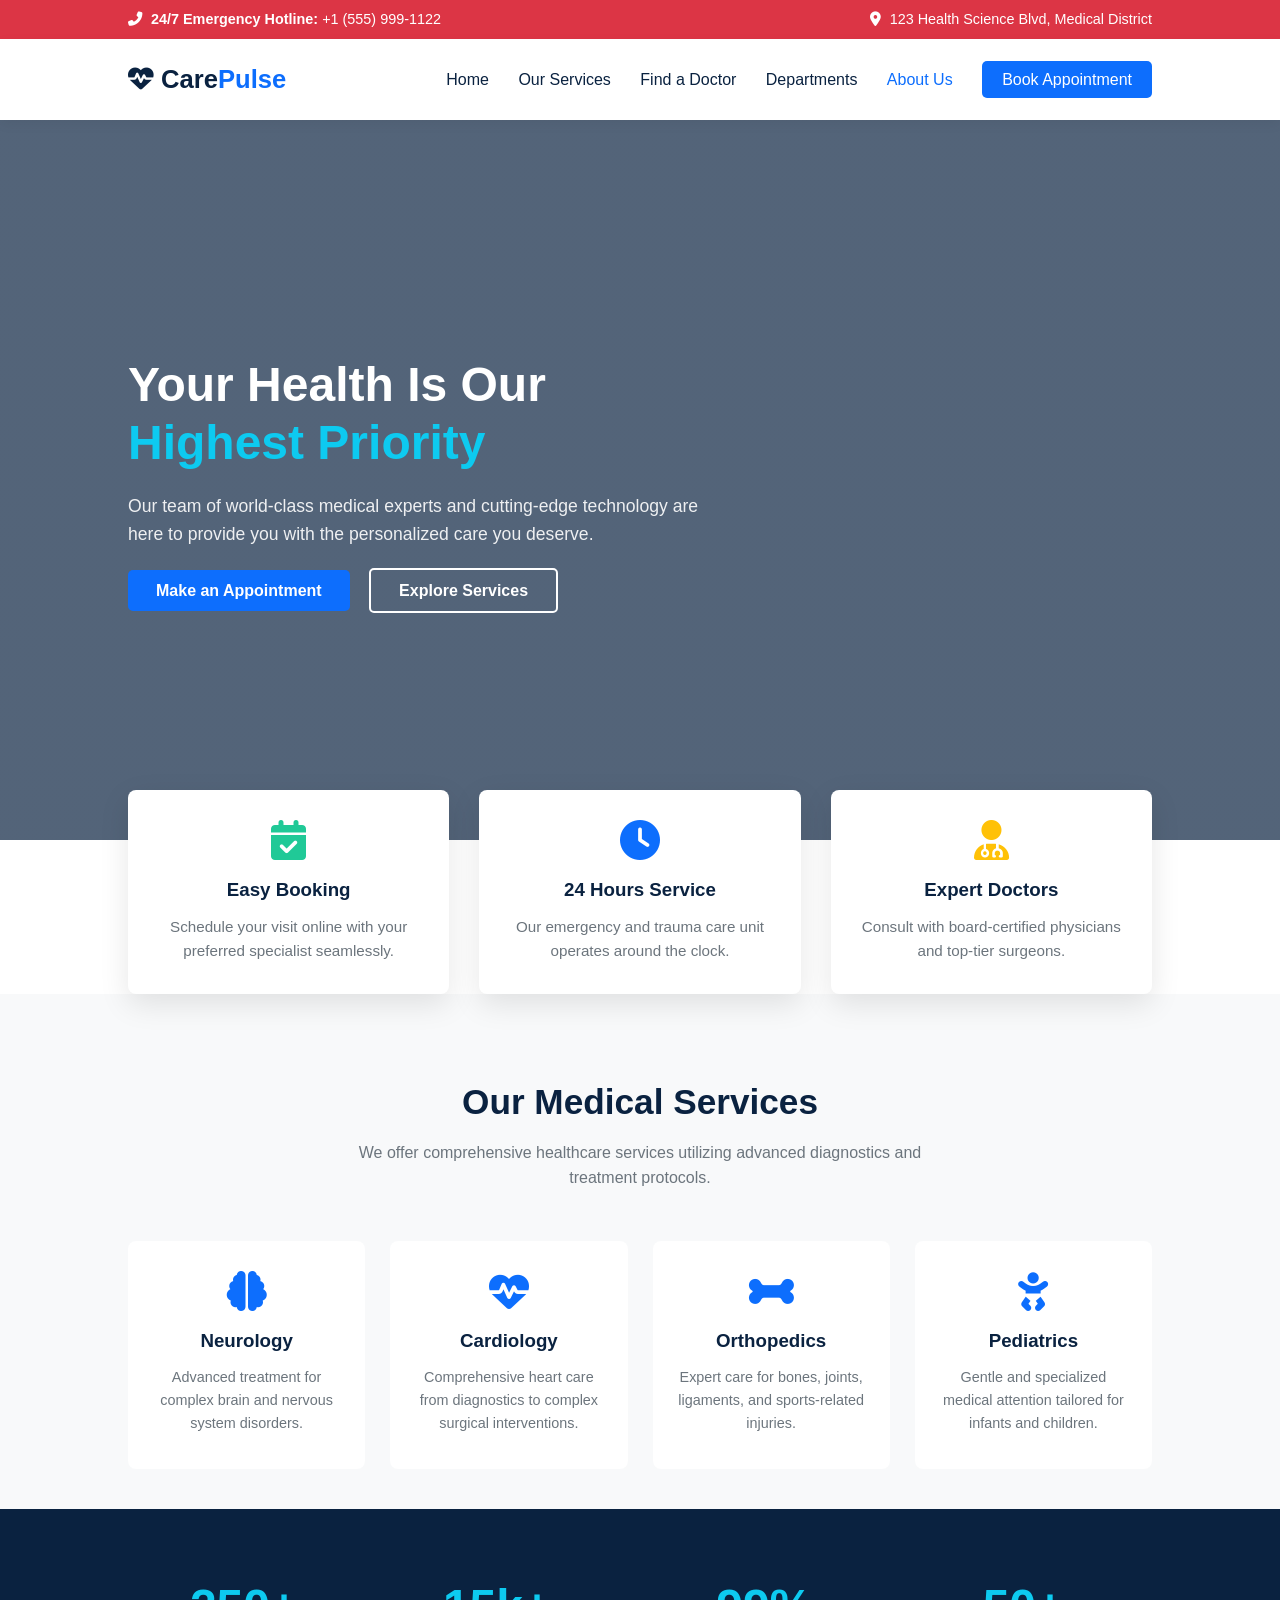
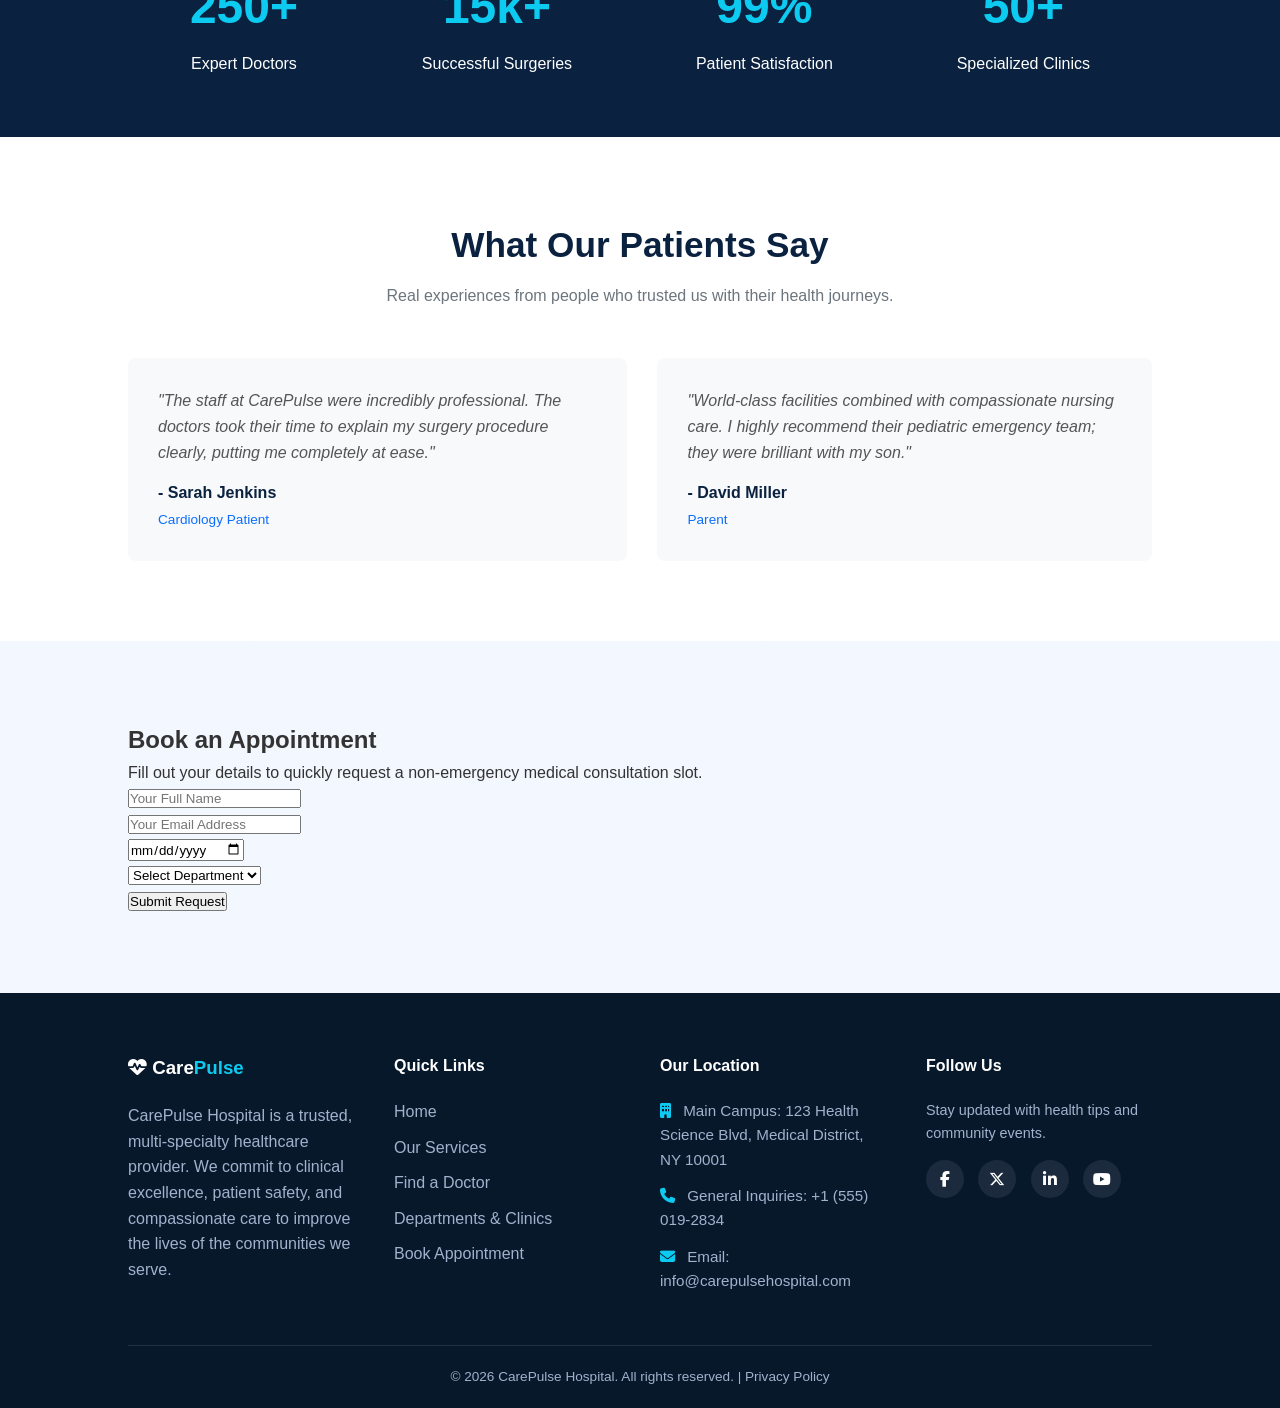
<file: project/index.html>
<!DOCTYPE html>
<html lang="en">
<head>
    <meta charset="UTF-8">
    <meta name="viewport" content="width=device-width, initial-scale=1.0">
    <title>CarePulse Hospital | World-Class Healthcare</title>
    <!-- External CSS -->
    <link rel="stylesheet" href="style.css">
    <!-- FontAwesome for Icons -->
    <link rel="stylesheet" href="https://cdnjs.cloudflare.com/ajax/libs/font-awesome/6.4.0/css/all.min.css">
</head>
<body>

    <!-- SECTION 1: TOP ANNOUNCEMENT / EMERGENCY BAR -->
    <div class="emergency-bar">
        <p><i class="fa-solid fa-phone-flip"></i> <strong>24/7 Emergency Hotline:</strong> +1 (555) 999-1122</p>
        <p><i class="fa-solid fa-location-dot"></i> 123 Health Science Blvd, Medical District</p>
    </div>

    <!-- SECTION 2: HEADER & NAVIGATION -->
    <header class="main-header">
        <div class="logo">
            <a href="index.html"><i class="fa-solid fa-heart-pulse"></i> Care<span>Pulse</span></a>
        </div>
        <nav class="navbar">
            <a href="index.html">Home</a>
            <a href="./services.html">Our Services</a>
            <a href="./find-doctor.html">Find a Doctor</a>
            <a href="./departments.html">Departments</a>
            <a href="./about.html" class="active">About Us</a>
            <a href="./appointment.html" class="btn-nav">Book Appointment</a>
        </nav>
    </header>


    <!-- SECTION 3: HERO SECTION -->
    <section id="home" class="hero">
        <div class="hero-content">
            <h1>Your Health Is Our <br><span>Highest Priority</span></h1>
            <p>Our team of world-class medical experts and cutting-edge technology are here to provide you with the personalized care you deserve.</p>
            <div class="hero-btns">
                <a href="./appointment.html" class="btn-primary">Make an Appointment</a>
                <a href="./services.html" class="btn-secondary">Explore Services</a>
            </div>
        </div>
    </section>

    <!-- SECTION 4: QUICK ACTIONS / FEATURES -->
    <section class="quick-actions">
        <div class="action-card color-1">
            <i class="fa-solid fa-calendar-check"></i>
            <h3>Easy Booking</h3>
            <p>Schedule your visit online with your preferred specialist seamlessly.</p>
        </div>
        <div class="action-card color-2">
            <i class="fa-solid fa-clock"></i>
            <h3>24 Hours Service</h3>
            <p>Our emergency and trauma care unit operates around the clock.</p>
        </div>
        <div class="action-card color-3">
            <i class="fa-solid fa-user-doctor"></i>
            <h3>Expert Doctors</h3>
            <p>Consult with board-certified physicians and top-tier surgeons.</p>
        </div>
    </section>

    <!-- SECTION 5: CORE MEDICAL SERVICES -->
    <section id="services" class="services">
        <div class="section-title">
            <h2>Our Medical Services</h2>
            <p>We offer comprehensive healthcare services utilizing advanced diagnostics and treatment protocols.</p>
        </div>
        <div class="services-grid">
            <div class="service-box">
                <i class="fa-solid fa-brain"></i>
                <h3>Neurology</h3>
                <p>Advanced treatment for complex brain and nervous system disorders.</p>
            </div>
            <div class="service-box">
                <i class="fa-solid fa-heart-pulse"></i>
                <h3>Cardiology</h3>
                <p>Comprehensive heart care from diagnostics to complex surgical interventions.</p>
            </div>
            <div class="service-box">
                <i class="fa-solid fa-bone"></i>
                <h3>Orthopedics</h3>
                <p>Expert care for bones, joints, ligaments, and sports-related injuries.</p>
            </div>
            <div class="service-box">
                <i class="fa-solid fa-baby"></i>
                <h3>Pediatrics</h3>
                <p>Gentle and specialized medical attention tailored for infants and children.</p>
            </div>
        </div>
    </section>

    <!-- SECTION 6: STATS / MILESTONES -->
    <section class="stats">
        <div class="stat-item">
            <h2>250+</h2>
            <p>Expert Doctors</p>
        </div>
        <div class="stat-item">
            <h2>15k+</h2>
            <p>Successful Surgeries</p>
        </div>
        <div class="stat-item">
            <h2>99%</h2>
            <p>Patient Satisfaction</p>
        </div>
        <div class="stat-item">
            <h2>50+</h2>
            <p>Specialized Clinics</p>
        </div>
    </section>

    <!-- SECTION 7: TESTIMONIALS -->
    <section class="testimonials">
        <div class="section-title">
            <h2>What Our Patients Say</h2>
            <p>Real experiences from people who trusted us with their health journeys.</p>
        </div>
        <div class="testimonial-container">
            <div class="testimonial-card">
                <p class="quote">"The staff at CarePulse were incredibly professional. The doctors took their time to explain my surgery procedure clearly, putting me completely at ease."</p>
                <h4>- Sarah Jenkins</h4>
                <span>Cardiology Patient</span>
            </div>
            <div class="testimonial-card">
                <p class="quote">"World-class facilities combined with compassionate nursing care. I highly recommend their pediatric emergency team; they were brilliant with my son."</p>
                <h4>- David Miller</h4>
                <span>Parent</span>
            </div>
        </div>
    </section>

    <!-- SECTION 8: APPOINTMENT BOOKING FORM (ONE-LINE INPUT LAYOUT) -->
    <section id="contact" class="appointment-section">
        <div class="appointment-container-fluid">
            <div class="appointment-header-inline">
                <h2>Book an Appointment</h2>
                <p>Fill out your details to quickly request a non-emergency medical consultation slot.</p>
            </div>
            
            <form action="#" class="appointment-form-inline">
                <div class="form-inline-row">
                    <div class="inline-field">
                        <input type="text" placeholder="Your Full Name" required>
                    </div>
                    <div class="inline-field">
                        <input type="email" placeholder="Your Email Address" required>
                    </div>
                    <div class="inline-field">
                        <input type="date" required>
                    </div>
                    <div class="inline-field">
                        <select required>
                            <option value="" disabled selected>Select Department</option>
                            <option value="cardiology">Cardiology</option>
                            <option value="neurology">Neurology</option>
                            <option value="orthopedics">Orthopedics</option>
                            <option value="pediatrics">Pediatrics</option>
                        </select>
                    </div>
                    <div class="inline-field-btn">
                        <button type="submit" class="btn-submit-inline">Submit Request</button>
                    </div>
                </div>
            </form>
        </div>
    </section>

    <!-- SECTION 9: FOOTER -->
    <footer class="main-footer">
        <div class="footer-container">
            <!-- Col 1: Description -->
            <div class="footer-col footer-about">
                <h3><i class="fa-solid fa-heart-pulse"></i> Care<span>Pulse</span></h3>
                <p>CarePulse Hospital is a trusted, multi-specialty healthcare provider. We commit to clinical excellence, patient safety, and compassionate care to improve the lives of the communities we serve.</p>
            </div>
            
            <!-- Col 2: Quick Links -->
            <div class="footer-col footer-links">
                <h4>Quick Links</h4>
                <ul>
                    <li><a href="./index.html">Home</a></li>
                    <li><a href="./services.html">Our Services</a></li>
                    <li><a href="./find-doctor.html">Find a Doctor</a></li>
                    <li><a href="./departments.html">Departments & Clinics</a></li>
                    <li><a href="./appointment.html">Book Appointment</a></li>
                </ul>
            </div>
            
            <!-- Col 3: Address & Contact Details -->
            <div class="footer-col footer-contact">
                <h4>Our Location</h4>
                <p><i class="fa-solid fa-building"></i> Main Campus: 123 Health Science Blvd, Medical District, NY 10001</p>
                <p><i class="fa-solid fa-phone"></i> General Inquiries: +1 (555) 019-2834</p>
                <p><i class="fa-solid fa-envelope"></i> Email: info@carepulsehospital.com</p>
            </div>
            
            <!-- Col 4: Social Media Links -->
            <div class="footer-col footer-socials">
                <h4>Follow Us</h4>
                <p>Stay updated with health tips and community events.</p>
                <div class="social-icons">
                    <a href="#" aria-label="Facebook"><i class="fa-brands fa-facebook-f"></i></a>
                    <a href="#" aria-label="Twitter"><i class="fa-brands fa-x-twitter"></i></a>
                    <a href="#" aria-label="LinkedIn"><i class="fa-brands fa-linkedin-in"></i></a>
                    <a href="#" aria-label="YouTube"><i class="fa-brands fa-youtube"></i></a>
                </div>
            </div>
        </div>
        <div class="footer-bottom">
            <p>&copy; 2026 CarePulse Hospital. All rights reserved. | Privacy Policy</p>
        </div>
    </footer>

</body>
</html>
</file>
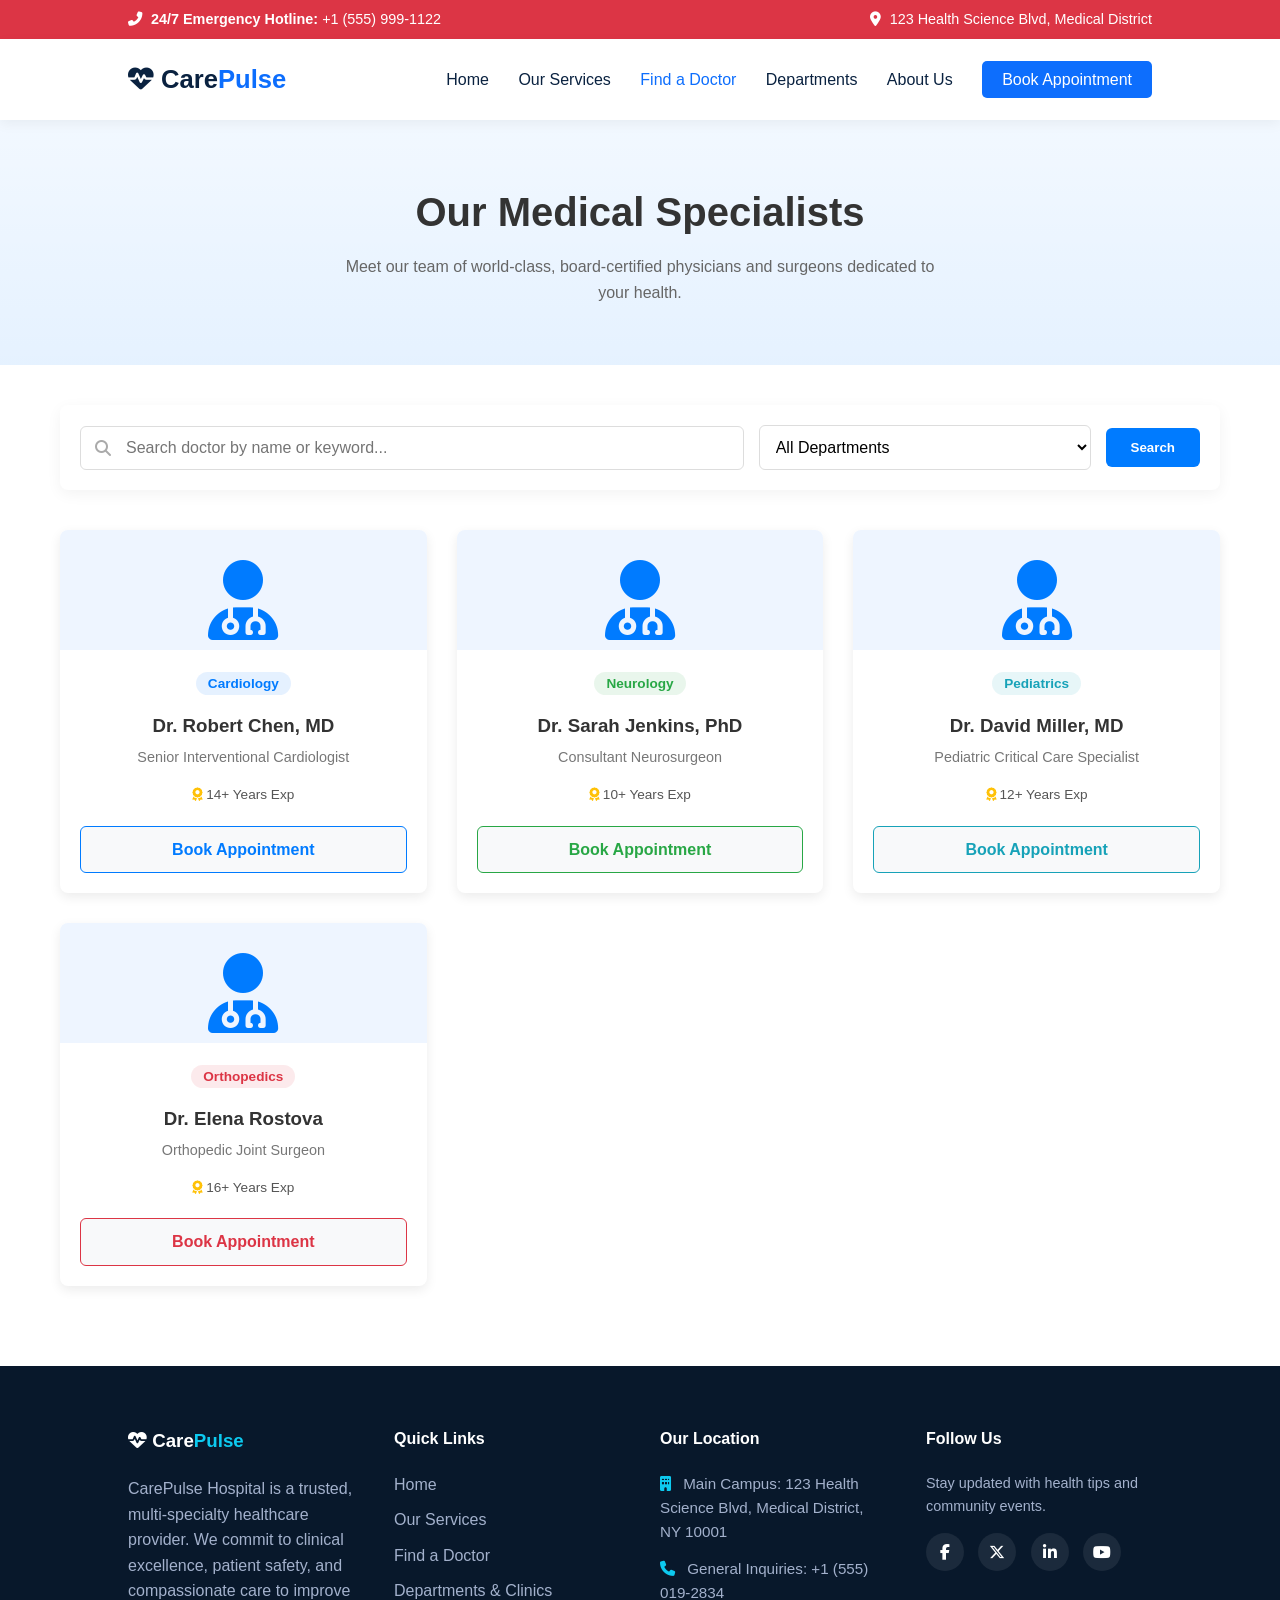
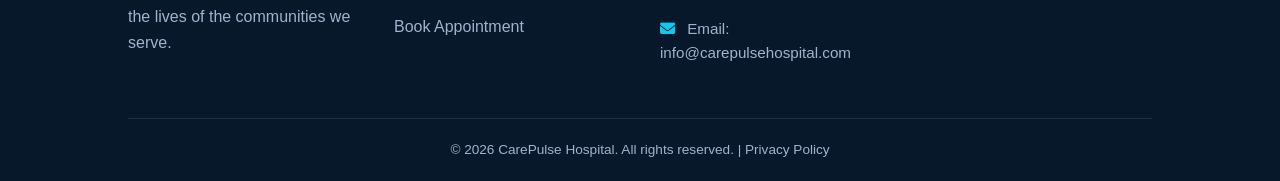
<file: project/about.html>
<!DOCTYPE html>
<html lang="en">
<head>
    <meta charset="UTF-8">
    <meta name="viewport" content="width=device-width, initial-scale=1.0">
    <title>Find a Doctor | CarePulse Hospital</title>
    <!-- External CSS -->
    <link rel="stylesheet" href="style.css">
    <!-- FontAwesome for Icons -->
    <link rel="stylesheet" href="https://cdnjs.cloudflare.com/ajax/libs/font-awesome/6.4.0/css/all.min.css">
</head>
<body>

    <!-- SECTION 1: TOP ANNOUNCEMENT / EMERGENCY BAR -->
    <div class="emergency-bar">
        <p><i class="fa-solid fa-phone-flip"></i> <strong>24/7 Emergency Hotline:</strong> +1 (555) 999-1122</p>
        <p><i class="fa-solid fa-location-dot"></i> 123 Health Science Blvd, Medical District</p>
    </div>

    <!-- SECTION 2: HEADER & NAVIGATION -->
    <header class="main-header">
        <div class="logo">
            <a href="index.html"><i class="fa-solid fa-heart-pulse"></i> Care<span>Pulse</span></a>
        </div>
        <nav class="navbar">
            <a href="index.html">Home</a>
            <a href="./services.html">Our Services</a>
            <a href="./find-doctor.html" class="active">Find a Doctor</a>
            <a href="./departments.html">Departments</a>
            <a href="./about.html">About Us</a>
            <a href="./appointment.html" class="btn-nav">Book Appointment</a>
        </nav>
    </header>

    <!-- SECTION 3: BREADCRUMB / HERO BANNER -->
    <section class="page-banner" style="background: linear-gradient(rgba(0, 123, 255, 0.05), rgba(0, 123, 255, 0.1)); padding: 60px 20px; text-align: center;">
        <div class="banner-content">
            <h1 style="font-size: 2.5rem; color: #333; margin-bottom: 10px;">Our Medical Specialists</h1>
            <p style="color: #666; max-width: 600px; margin: 0 auto;">Meet our team of world-class, board-certified physicians and surgeons dedicated to your health.</p>
        </div>
    </section>

    <!-- SECTION 4: SEARCH & FILTER BAR -->
    <section class="doctor-filter-section" style="padding: 40px 20px; max-width: 1200px; margin: 0 auto;">
        <div class="filter-wrapper" style="background: #ffffff; padding: 20px; border-radius: 8px; box-shadow: 0 4px 15px rgba(0,0,0,0.05); display: flex; flex-wrap: wrap; gap: 15px; align-items: center;">
            
            <div class="search-box" style="flex: 2; min-width: 250px; position: relative;">
                <i class="fa-solid fa-magnifying-glass" style="position: absolute; left: 15px; top: 50%; transform: translateY(-50%); color: #aaa;"></i>
                <input type="text" placeholder="Search doctor by name or keyword..." style="width: 100%; padding: 12px 12px 12px 45px; border: 1px solid #ddd; border-radius: 6px; font-size: 1rem;">
            </div>

            <div class="filter-box" style="flex: 1; min-width: 200px;">
                <select style="width: 100%; padding: 12px; border: 1px solid #ddd; border-radius: 6px; font-size: 1rem; background-color: #fff;">
                    <option value="">All Departments</option>
                    <option value="cardiology">Cardiology</option>
                    <option value="neurology">Neurology</option>
                    <option value="orthopedics">Orthopedics</option>
                    <option value="pediatrics">Pediatrics</option>
                </select>
            </div>

            <button type="button" class="btn-primary" style="padding: 12px 25px; background: #007bff; color: white; border: none; border-radius: 6px; font-weight: 600; cursor: pointer;">Search</button>
        </div>
    </section>

    <!-- SECTION 5: DOCTOR GRID -->
    <section class="doctor-grid-section" style="padding: 0 20px 80px 20px; max-width: 1200px; margin: 0 auto;">
        <div class="doctor-grid" style="display: grid; grid-template-columns: repeat(auto-fill, minmax(280px, 1fr)); gap: 30px;">
            
            <!-- Doctor Card 1 -->
            <div class="doctor-card" style="background: #fff; border-radius: 8px; box-shadow: 0 4px 12px rgba(0,0,0,0.08); overflow: hidden; text-align: center; transition: transform 0.3s ease;">
                <div class="doc-image" style="background: #eef5ff; padding: 30px 20px 10px 20px;">
                    <i class="fa-solid fa-user-doctor" style="font-size: 5rem; color: #007bff;"></i>
                </div>
                <div class="doc-info" style="padding: 20px;">
                    <span class="doc-dept" style="background: rgba(0, 123, 255, 0.1); color: #007bff; padding: 4px 12px; border-radius: 50px; font-size: 0.85rem; font-weight: 600;">Cardiology</span>
                    <h3 style="margin: 15px 0 5px 0; color: #333;">Dr. Robert Chen, MD</h3>
                    <p style="color: #777; font-size: 0.9rem; margin-bottom: 15px;">Senior Interventional Cardiologist</p>
                    <div class="doc-experience" style="font-size: 0.85rem; color: #555; margin-bottom: 20px;">
                        <span><i class="fa-solid fa-award" style="color: #ffc107;"></i> 14+ Years Exp</span>
                    </div>
                    <a href="./appointment.html" class="btn-secondary" style="display: block; padding: 10px; background: #f8f9fa; border: 1px solid #007bff; color: #007bff; border-radius: 6px; text-decoration: none; font-weight: 600; transition: all 0.3s;">Book Appointment</a>
                </div>
            </div>

            <!-- Doctor Card 2 -->
            <div class="doctor-card" style="background: #fff; border-radius: 8px; box-shadow: 0 4px 12px rgba(0,0,0,0.08); overflow: hidden; text-align: center; transition: transform 0.3s ease;">
                <div class="doc-image" style="background: #eef5ff; padding: 30px 20px 10px 20px;">
                    <i class="fa-solid fa-user-doctor" style="font-size: 5rem; color: #007bff;"></i>
                </div>
                <div class="doc-info" style="padding: 20px;">
                    <span class="doc-dept" style="background: rgba(40, 167, 69, 0.1); color: #28a745; padding: 4px 12px; border-radius: 50px; font-size: 0.85rem; font-weight: 600;">Neurology</span>
                    <h3 style="margin: 15px 0 5px 0; color: #333;">Dr. Sarah Jenkins, PhD</h3>
                    <p style="color: #777; font-size: 0.9rem; margin-bottom: 15px;">Consultant Neurosurgeon</p>
                    <div class="doc-experience" style="font-size: 0.85rem; color: #555; margin-bottom: 20px;">
                        <span><i class="fa-solid fa-award" style="color: #ffc107;"></i> 10+ Years Exp</span>
                    </div>
                    <a href="./appointment.html" class="btn-secondary" style="display: block; padding: 10px; background: #f8f9fa; border: 1px solid #28a745; color: #28a745; border-radius: 6px; text-decoration: none; font-weight: 600; transition: all 0.3s;">Book Appointment</a>
                </div>
            </div>

            <!-- Doctor Card 3 -->
            <div class="doctor-card" style="background: #fff; border-radius: 8px; box-shadow: 0 4px 12px rgba(0,0,0,0.08); overflow: hidden; text-align: center; transition: transform 0.3s ease;">
                <div class="doc-image" style="background: #eef5ff; padding: 30px 20px 10px 20px;">
                    <i class="fa-solid fa-user-doctor" style="font-size: 5rem; color: #007bff;"></i>
                </div>
                <div class="doc-info" style="padding: 20px;">
                    <span class="doc-dept" style="background: rgba(23, 162, 184, 0.1); color: #17a2b8; padding: 4px 12px; border-radius: 50px; font-size: 0.85rem; font-weight: 600;">Pediatrics</span>
                    <h3 style="margin: 15px 0 5px 0; color: #333;">Dr. David Miller, MD</h3>
                    <p style="color: #777; font-size: 0.9rem; margin-bottom: 15px;">Pediatric Critical Care Specialist</p>
                    <div class="doc-experience" style="font-size: 0.85rem; color: #555; margin-bottom: 20px;">
                        <span><i class="fa-solid fa-award" style="color: #ffc107;"></i> 12+ Years Exp</span>
                    </div>
                    <a href="./appointment.html" class="btn-secondary" style="display: block; padding: 10px; background: #f8f9fa; border: 1px solid #17a2b8; color: #17a2b8; border-radius: 6px; text-decoration: none; font-weight: 600; transition: all 0.3s;">Book Appointment</a>
                </div>
            </div>

            <!-- Doctor Card 4 -->
            <div class="doctor-card" style="background: #fff; border-radius: 8px; box-shadow: 0 4px 12px rgba(0,0,0,0.08); overflow: hidden; text-align: center; transition: transform 0.3s ease;">
                <div class="doc-image" style="background: #eef5ff; padding: 30px 20px 10px 20px;">
                    <i class="fa-solid fa-user-doctor" style="font-size: 5rem; color: #007bff;"></i>
                </div>
                <div class="doc-info" style="padding: 20px;">
                    <span class="doc-dept" style="background: rgba(220, 53, 69, 0.1); color: #dc3545; padding: 4px 12px; border-radius: 50px; font-size: 0.85rem; font-weight: 600;">Orthopedics</span>
                    <h3 style="margin: 15px 0 5px 0; color: #333;">Dr. Elena Rostova</h3>
                    <p style="color: #777; font-size: 0.9rem; margin-bottom: 15px;">Orthopedic Joint Surgeon</p>
                    <div class="doc-experience" style="font-size: 0.85rem; color: #555; margin-bottom: 20px;">
                        <span><i class="fa-solid fa-award" style="color: #ffc107;"></i> 16+ Years Exp</span>
                    </div>
                    <a href="./appointment.html" class="btn-secondary" style="display: block; padding: 10px; background: #f8f9fa; border: 1px solid #dc3545; color: #dc3545; border-radius: 6px; text-decoration: none; font-weight: 600; transition: all 0.3s;">Book Appointment</a>
                </div>
            </div>

        </div>
    </section>

    <!-- SECTION 6: FOOTER -->
    <footer class="main-footer">
        <div class="footer-container">
            <!-- Col 1: Description -->
            <div class="footer-col footer-about">
                <h3><i class="fa-solid fa-heart-pulse"></i> Care<span>Pulse</span></h3>
                <p>CarePulse Hospital is a trusted, multi-specialty healthcare provider. We commit to clinical excellence, patient safety, and compassionate care to improve the lives of the communities we serve.</p>
            </div>
            
            <!-- Col 2: Quick Links -->
            <div class="footer-col footer-links">
                <h4>Quick Links</h4>
                <ul>
                    <li><a href="index.html#home">Home</a></li>
                    <li><a href="index.html#services">Our Services</a></li>
                    <li><a href="./find-doctor.html">Find a Doctor</a></li>
                    <li><a href="./departments.html">Departments & Clinics</a></li>
                    <li><a href="./appointment.html">Book Appointment</a></li>
                </ul>
            </div>
            
            <!-- Col 3: Address & Contact Details -->
            <div class="footer-col footer-contact">
                <h4>Our Location</h4>
                <p><i class="fa-solid fa-building"></i> Main Campus: 123 Health Science Blvd, Medical District, NY 10001</p>
                <p><i class="fa-solid fa-phone"></i> General Inquiries: +1 (555) 019-2834</p>
                <p><i class="fa-solid fa-envelope"></i> Email: info@carepulsehospital.com</p>
            </div>
            
            <!-- Col 4: Social Media Links -->
            <div class="footer-col footer-socials">
                <h4>Follow Us</h4>
                <p>Stay updated with health tips and community events.</p>
                <div class="social-icons">
                    <a href="#" aria-label="Facebook"><i class="fa-brands fa-facebook-f"></i></a>
                    <a href="#" aria-label="Twitter"><i class="fa-brands fa-x-twitter"></i></a>
                    <a href="#" aria-label="LinkedIn"><i class="fa-brands fa-linkedin-in"></i></a>
                    <a href="#" aria-label="YouTube"><i class="fa-brands fa-youtube"></i></a>
                </div>
            </div>
        </div>
        <div class="footer-bottom">
            <p>&copy; 2026 CarePulse Hospital. All rights reserved. | Privacy Policy</p>
        </div>
    </footer>

</body>
</html>
</file>
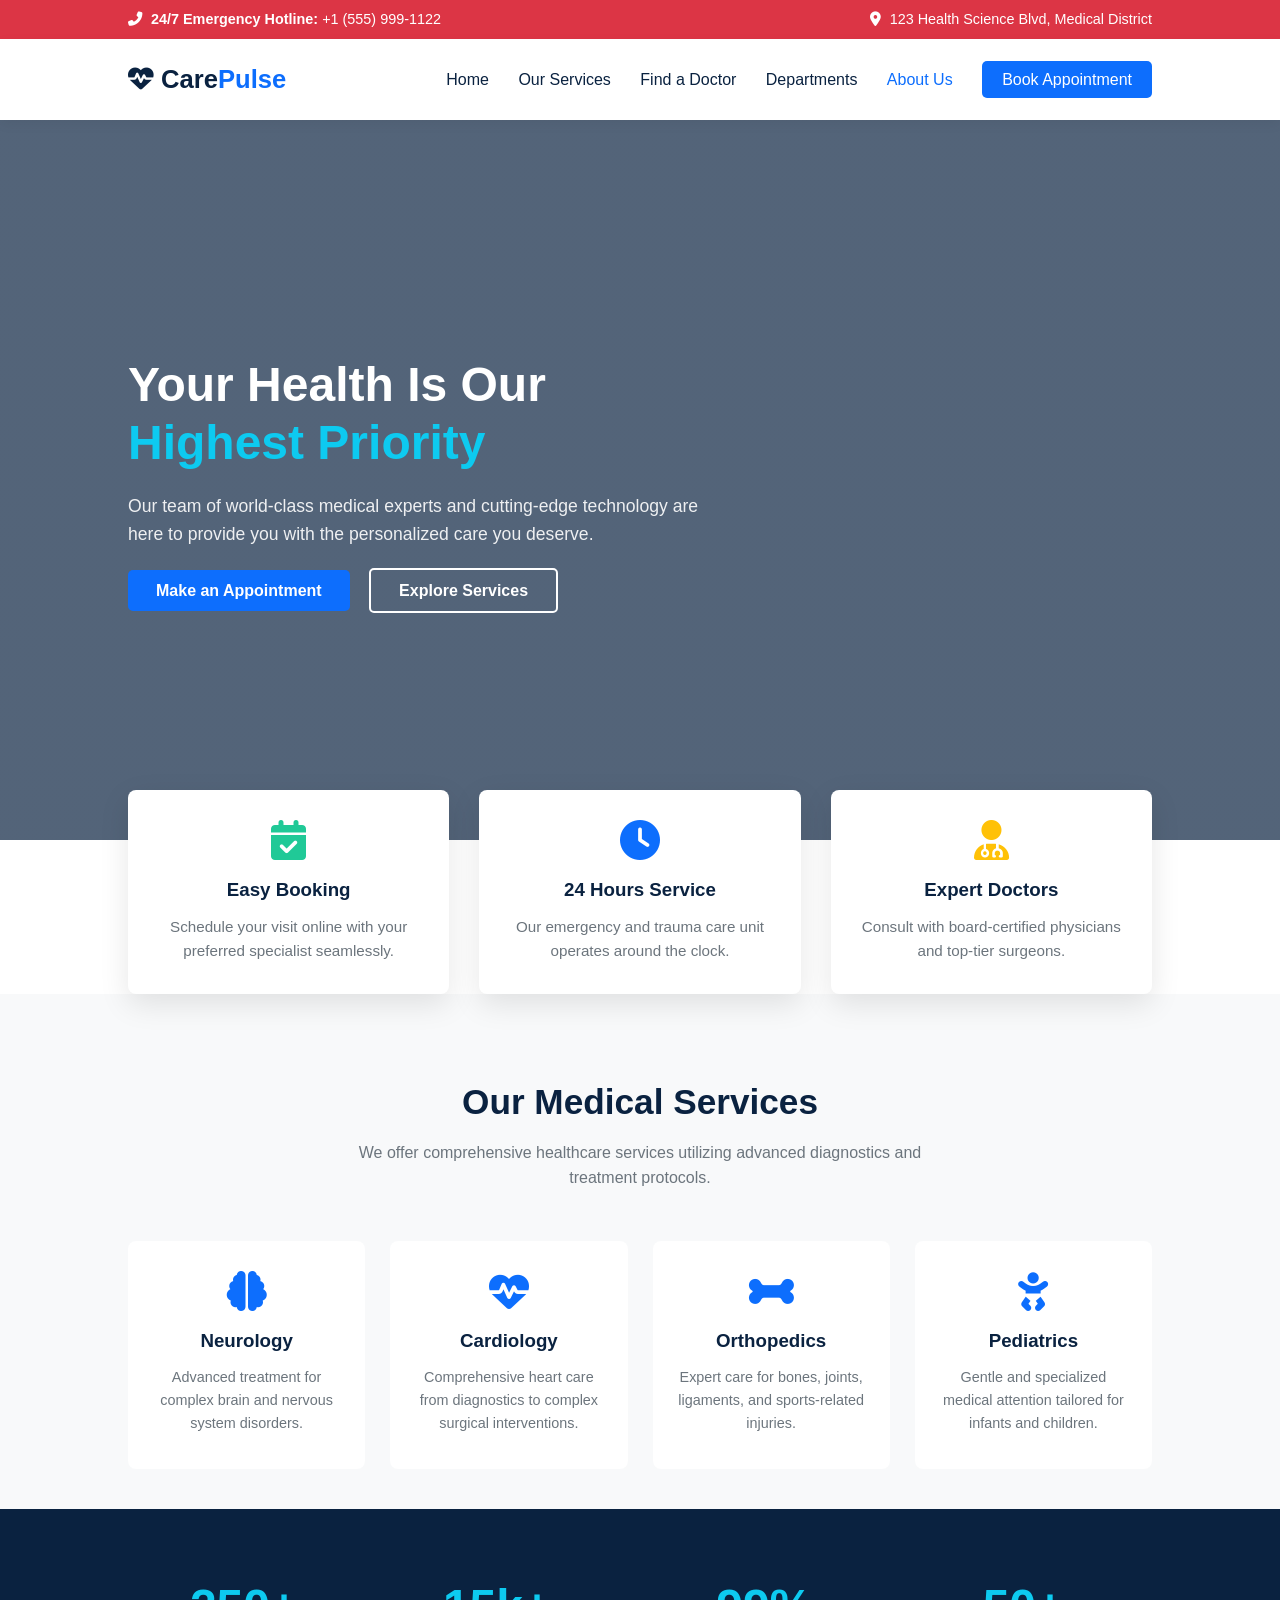
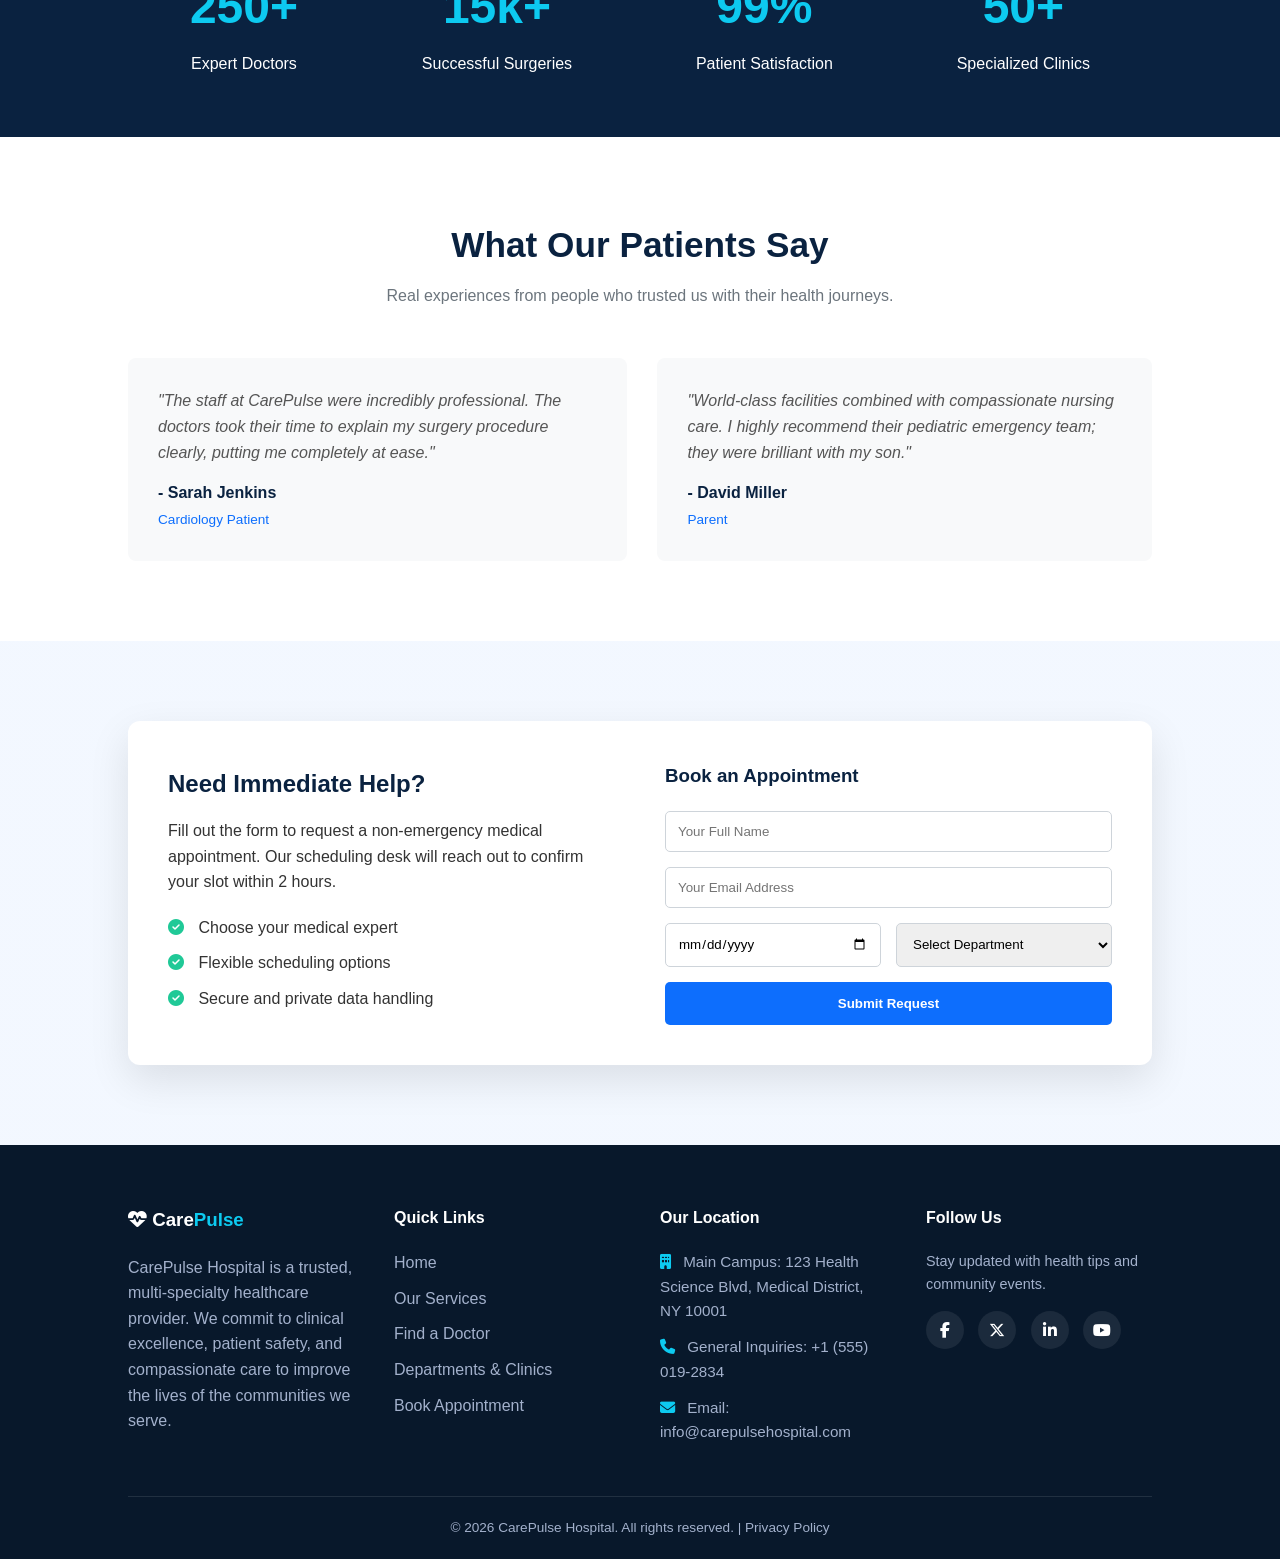
<file: project/appointment.html>
<!DOCTYPE html>
<html lang="en">
<head>
    <meta charset="UTF-8">
    <meta name="viewport" content="width=device-width, initial-scale=1.0">
    <title>CarePulse Hospital | World-Class Healthcare</title>
    <!-- External CSS -->
    <link rel="stylesheet" href="style.css">
    <!-- FontAwesome for Icons -->
    <link rel="stylesheet" href="https://cdnjs.cloudflare.com/ajax/libs/font-awesome/6.4.0/css/all.min.css">
</head>
<body>

    <!-- SECTION 1: TOP ANNOUNCEMENT / EMERGENCY BAR -->
    <div class="emergency-bar">
        <p><i class="fa-solid fa-phone-flip"></i> <strong>24/7 Emergency Hotline:</strong> +1 (555) 999-1122</p>
        <p><i class="fa-solid fa-location-dot"></i> 123 Health Science Blvd, Medical District</p>
    </div>

    <!-- SECTION 2: HEADER & NAVIGATION -->
          <header class="main-header">
        <div class="logo">
            <a href="index.html"><i class="fa-solid fa-heart-pulse"></i> Care<span>Pulse</span></a>
        </div>
        <nav class="navbar">
            <a href="index.html">Home</a>
            <a href="./services.html">Our Services</a>
            <a href="./find-doctor.html">Find a Doctor</a>
            <a href="./departments.html">Departments</a>
            <a href="./about.html" class="active">About Us</a>
            <a href="./appointment.html" class="btn-nav">Book Appointment</a>
        </nav>
    </header>


    <!-- SECTION 3: HERO SECTION -->
    <section id="home" class="hero">
        <div class="hero-content">
            <h1>Your Health Is Our <br><span>Highest Priority</span></h1>
            <p>Our team of world-class medical experts and cutting-edge technology are here to provide you with the personalized care you deserve.</p>
            <div class="hero-btns">
                <a href="#contact" class="btn-primary">Make an Appointment</a>
                <a href="#services" class="btn-secondary">Explore Services</a>
            </div>
        </div>
    </section>

    <!-- SECTION 4: QUICK ACTIONS / FEATURES -->
    <section class="quick-actions">
        <div class="action-card color-1">
            <i class="fa-solid fa-calendar-check"></i>
            <h3>Easy Booking</h3>
            <p>Schedule your visit online with your preferred specialist seamlessly.</p>
        </div>
        <div class="action-card color-2">
            <i class="fa-solid fa-clock"></i>
            <h3>24 Hours Service</h3>
            <p>Our emergency and trauma care unit operates around the clock.</p>
        </div>
        <div class="action-card color-3">
            <i class="fa-solid fa-user-doctor"></i>
            <h3>Expert Doctors</h3>
            <p>Consult with board-certified physicians and top-tier surgeons.</p>
        </div>
    </section>

    <!-- SECTION 5: CORE MEDICAL SERVICES -->
    <section id="services" class="services">
        <div class="section-title">
            <h2>Our Medical Services</h2>
            <p>We offer comprehensive healthcare services utilizing advanced diagnostics and treatment protocols.</p>
        </div>
        <div class="services-grid">
            <div class="service-box">
                <i class="fa-solid fa-brain"></i>
                <h3>Neurology</h3>
                <p>Advanced treatment for complex brain and nervous system disorders.</p>
            </div>
            <div class="service-box">
                <i class="fa-solid fa-heart-pulse"></i>
                <h3>Cardiology</h3>
                <p>Comprehensive heart care from diagnostics to complex surgical interventions.</p>
            </div>
            <div class="service-box">
                <i class="fa-solid fa-bone"></i>
                <h3>Orthopedics</h3>
                <p>Expert care for bones, joints, ligaments, and sports-related injuries.</p>
            </div>
            <div class="service-box">
                <i class="fa-solid fa-baby"></i>
                <h3>Pediatrics</h3>
                <p>Gentle and specialized medical attention tailored for infants and children.</p>
            </div>
        </div>
    </section>

    <!-- SECTION 6: STATS / MILESTONES -->
    <section class="stats">
        <div class="stat-item">
            <h2>250+</h2>
            <p>Expert Doctors</p>
        </div>
        <div class="stat-item">
            <h2>15k+</h2>
            <p>Successful Surgeries</p>
        </div>
        <div class="stat-item">
            <h2>99%</h2>
            <p>Patient Satisfaction</p>
        </div>
        <div class="stat-item">
            <h2>50+</h2>
            <p>Specialized Clinics</p>
        </div>
    </section>

    <!-- SECTION 7: TESTIMONIALS -->
    <section class="testimonials">
        <div class="section-title">
            <h2>What Our Patients Say</h2>
            <p>Real experiences from people who trusted us with their health journeys.</p>
        </div>
        <div class="testimonial-container">
            <div class="testimonial-card">
                <p class="quote">"The staff at CarePulse were incredibly professional. The doctors took their time to explain my surgery procedure clearly, putting me completely at ease."</p>
                <h4>- Sarah Jenkins</h4>
                <span>Cardiology Patient</span>
            </div>
            <div class="testimonial-card">
                <p class="quote">"World-class facilities combined with compassionate nursing care. I highly recommend their pediatric emergency team; they were brilliant with my son."</p>
                <h4>- David Miller</h4>
                <span>Parent</span>
            </div>
        </div>
    </section>

    <!-- SECTION 8: APPOINTMENT BOOKING FORM -->
    <section id="contact" class="appointment-section">
        <div class="appointment-wrapper">
            <div class="appointment-info">
                <h2>Need Immediate Help?</h2>
                <p>Fill out the form to request a non-emergency medical appointment. Our scheduling desk will reach out to confirm your slot within 2 hours.</p>
                <ul>
                    <li><i class="fa-solid fa-circle-check"></i> Choose your medical expert</li>
                    <li><i class="fa-solid fa-circle-check"></i> Flexible scheduling options</li>
                    <li><i class="fa-solid fa-circle-check"></i> Secure and private data handling</li>
                </ul>
            </div>
            <div class="appointment-form">
                <h3>Book an Appointment</h3>
                <form action="#">
                    <div class="form-group">
                        <input type="text" placeholder="Your Full Name" required>
                    </div>
                    <div class="form-group">
                        <input type="email" placeholder="Your Email Address" required>
                    </div>
                    <div class="form-row">
                        <input type="date" required>
                        <select required>
                            <option value="" disabled selected>Select Department</option>
                            <option value="cardiology">Cardiology</option>
                            <option value="neurology">Neurology</option>
                            <option value="orthopedics">Orthopedics</option>
                            <option value="pediatrics">Pediatrics</option>
                        </select>
                    </div>
                    <button type="submit" class="btn-submit">Submit Request</button>
                </form>
            </div>
        </div>
    </section>

    <!-- SECTION 9: FOOTER -->
    <footer class="main-footer">
        <div class="footer-container">
            <!-- Col 1: Description -->
            <div class="footer-col footer-about">
                <h3><i class="fa-solid fa-heart-pulse"></i> Care<span>Pulse</span></h3>
                <p>CarePulse Hospital is a trusted, multi-specialty healthcare provider. We commit to clinical excellence, patient safety, and compassionate care to improve the lives of the communities we serve.</p>
            </div>
            
            <!-- Col 2: Quick Links -->
            <div class="footer-col footer-links">
                <h4>Quick Links</h4>
                <ul>
                    <li><a href="#home">Home</a></li>
                    <li><a href="#services">Our Services</a></li>
                    <li><a href="#doctors">Find a Doctor</a></li>
                    <li><a href="#departments">Departments & Clinics</a></li>
                    <li><a href="#contact">Book Appointment</a></li>
                </ul>
            </div>
            
            <!-- Col 3: Address & Contact Details -->
            <div class="footer-col footer-contact">
                <h4>Our Location</h4>
                <p><i class="fa-solid fa-building"></i> Main Campus: 123 Health Science Blvd, Medical District, NY 10001</p>
                <p><i class="fa-solid fa-phone"></i> General Inquiries: +1 (555) 019-2834</p>
                <p><i class="fa-solid fa-envelope"></i> Email: info@carepulsehospital.com</p>
            </div>
            
            <!-- Col 4: Social Media Links -->
            <div class="footer-col footer-socials">
                <h4>Follow Us</h4>
                <p>Stay updated with health tips and community events.</p>
                <div class="social-icons">
                    <a href="#" aria-label="Facebook"><i class="fa-brands fa-facebook-f"></i></a>
                    <a href="#" aria-label="Twitter"><i class="fa-brands fa-x-twitter"></i></a>
                    <a href="#" aria-label="LinkedIn"><i class="fa-brands fa-linkedin-in"></i></a>
                    <a href="#" aria-label="YouTube"><i class="fa-brands fa-youtube"></i></a>
                </div>
            </div>
        </div>
        <div class="footer-bottom">
            <p>&copy; 2026 CarePulse Hospital. All rights reserved. | Privacy Policy</p>
        </div>
    </footer>

</body>
</html>
</file>
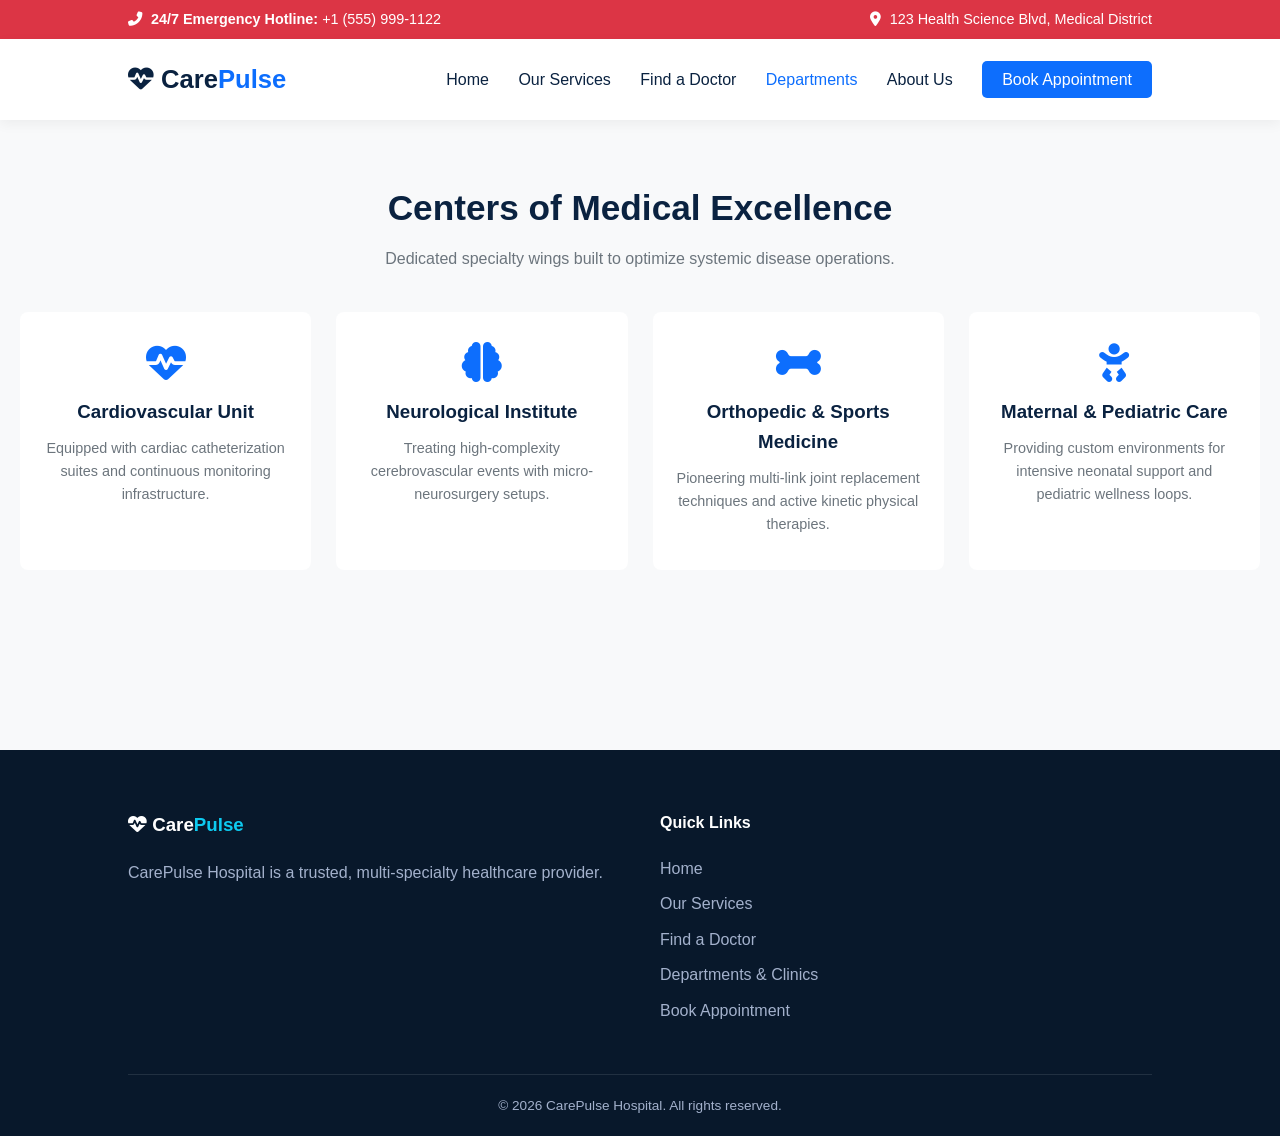
<file: project/departments.html>
<!DOCTYPE html>
<html lang="en">
<head>
    <meta charset="UTF-8">
    <meta name="viewport" content="width=device-width, initial-scale=1.0">
    <title>Medical Departments | CarePulse Hospital</title>
    <link rel="stylesheet" href="style.css">
    <link rel="stylesheet" href="https://cdnjs.cloudflare.com/ajax/libs/font-awesome/6.4.0/css/all.min.css">
</head>
<body>

    <div class="emergency-bar">
        <p><i class="fa-solid fa-phone-flip"></i> <strong>24/7 Emergency Hotline:</strong> +1 (555) 999-1122</p>
        <p><i class="fa-solid fa-location-dot"></i> 123 Health Science Blvd, Medical District</p>
    </div>

    <header class="main-header">
        <div class="logo">
            <a href="index.html"><i class="fa-solid fa-heart-pulse"></i> Care<span>Pulse</span></a>
        </div>
        <nav class="navbar">
            <a href="index.html">Home</a>
            <a href="services.html">Our Services</a>
            <a href="find-doctor.html">Find a Doctor</a>
            <a href="departments.html" class="active">Departments</a>
            <a href="about.html">About Us</a>
            <a href="appointment.html" class="btn-nav">Book Appointment</a>
        </nav>
    </header>

    <section class="services" style="padding: 60px 20px; min-height: 70vh;">
        <div class="section-title" style="text-align: center; margin-bottom: 40px;">
            <h2>Centers of Medical Excellence</h2>
            <p>Dedicated specialty wings built to optimize systemic disease operations.</p>
        </div>
        <div class="services-grid">
            <div class="service-box">
                <i class="fa-solid fa-heart-pulse"></i>
                <h3>Cardiovascular Unit</h3>
                <p>Equipped with cardiac catheterization suites and continuous monitoring infrastructure.</p>
            </div>
            <div class="service-box">
                <i class="fa-solid fa-brain"></i>
                <h3>Neurological Institute</h3>
                <p>Treating high-complexity cerebrovascular events with micro-neurosurgery setups.</p>
            </div>
            <div class="service-box">
                <i class="fa-solid fa-bone"></i>
                <h3>Orthopedic & Sports Medicine</h3>
                <p>Pioneering multi-link joint replacement techniques and active kinetic physical therapies.</p>
            </div>
            <div class="service-box">
                <i class="fa-solid fa-baby"></i>
                <h3>Maternal & Pediatric Care</h3>
                <p>Providing custom environments for intensive neonatal support and pediatric wellness loops.</p>
            </div>
        </div>
    </section>

    <footer class="main-footer">
        <div class="footer-container">
            <div class="footer-col footer-about">
                <h3><i class="fa-solid fa-heart-pulse"></i> Care<span>Pulse</span></h3>
                <p>CarePulse Hospital is a trusted, multi-specialty healthcare provider.</p>
            </div>
            <div class="footer-col footer-links">
                <h4>Quick Links</h4>
                <ul>
                    <li><a href="index.html">Home</a></li>
                    <li><a href="services.html">Our Services</a></li>
                    <li><a href="find-doctor.html">Find a Doctor</a></li>
                    <li><a href="departments.html">Departments & Clinics</a></li>
                    <li><a href="appointment.html">Book Appointment</a></li>
                </ul>
            </div>
        </div>
        <div class="footer-bottom">
            <p>&copy; 2026 CarePulse Hospital. All rights reserved.</p>
        </div>
    </footer>

</body>
</html>
</file>
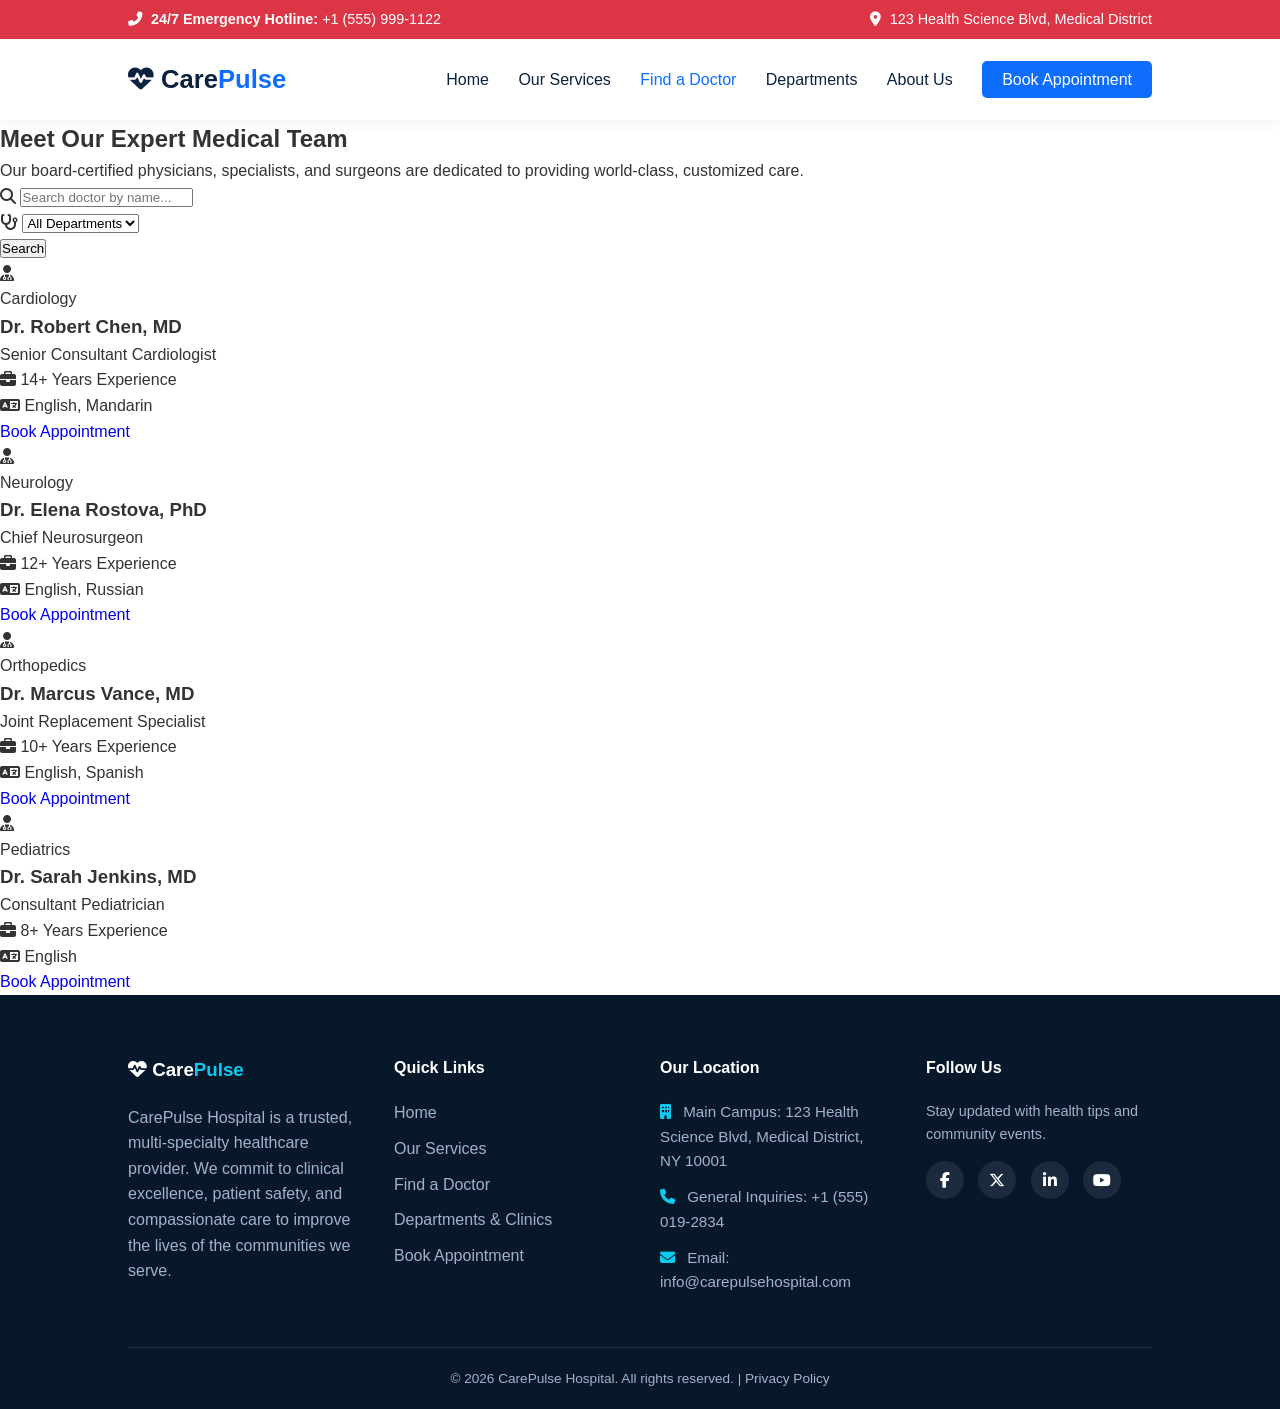
<file: project/find-doctor.html>
<!DOCTYPE html>
<html lang="en">
<head>
    <meta charset="UTF-8">
    <meta name="viewport" content="width=device-width, initial-scale=1.0">
    <title>Find a Doctor | CarePulse Hospital</title>
    <!-- External CSS -->
    <link rel="stylesheet" href="style.css">
    <!-- FontAwesome for Icons -->
    <link rel="stylesheet" href="https://cdnjs.cloudflare.com/ajax/libs/font-awesome/6.4.0/css/all.min.css">
</head>
<body>

    <!-- SECTION 1: TOP ANNOUNCEMENT / EMERGENCY BAR -->
    <div class="emergency-bar">
        <p><i class="fa-solid fa-phone-flip"></i> <strong>24/7 Emergency Hotline:</strong> +1 (555) 999-1122</p>
        <p><i class="fa-solid fa-location-dot"></i> 123 Health Science Blvd, Medical District</p>
    </div>

    <!-- SECTION 2: HEADER & NAVIGATION -->
    <header class="main-header">
        <div class="logo">
            <a href="index.html"><i class="fa-solid fa-heart-pulse"></i> Care<span>Pulse</span></a>
        </div>
        <nav class="navbar">
            <a href="index.html">Home</a>
            <a href="./services.html">Our Services</a>
            <a href="./find-doctor.html" class="active">Find a Doctor</a>
            <a href="./departments.html">Departments</a>
            <a href="./about.html">About Us</a>
            <a href="./appointment.html" class="btn-nav">Book Appointment</a>
        </nav>
    </header>

    <!-- SECTION 3: SUBPAGE HERO BANNER -->
    <section class="page-hero">
        <div class="page-hero-content">
            <h1>Meet Our <span>Expert Medical Team</span></h1>
            <p>Our board-certified physicians, specialists, and surgeons are dedicated to providing world-class, customized care.</p>
        </div>
    </section>

    <!-- SECTION 4: INLINE SEARCH & FILTER BAR -->
    <section class="doctor-filter-section">
        <div class="filter-container">
            <form action="#" class="search-form-inline">
                <div class="filter-field search-box">
                    <i class="fa-solid fa-magnifying-glass"></i>
                    <input type="text" placeholder="Search doctor by name...">
                </div>
                <div class="filter-field select-box">
                    <i class="fa-solid fa-stethoscope"></i>
                    <select required>
                        <option value="" selected>All Departments</option>
                        <option value="cardiology">Cardiology</option>
                        <option value="neurology">Neurology</option>
                        <option value="orthopedics">Orthopedics</option>
                        <option value="pediatrics">Pediatrics</option>
                    </select>
                </div>
                <button type="submit" class="btn-search-submit">Search</button>
            </form>
        </div>
    </section>

    <!-- SECTION 5: DOCTORS CONTAINER GRID -->
    <section class="doctors-directory-section">
        <div class="directory-container">
            
            <!-- Doctor Card 1: Cardiology -->
            <div class="doctor-profile-card">
                <div class="doc-avatar-wrapper">
                    <i class="fa-solid fa-user-doctor"></i>
                </div>
                <div class="doc-card-body">
                    <span class="specialty-label label-cardio">Cardiology</span>
                    <h3>Dr. Robert Chen, MD</h3>
                    <p class="doc-sub-title">Senior Consultant Cardiologist</p>
                    <div class="doc-quick-specs">
                        <p><i class="fa-solid fa-briefcase"></i> 14+ Years Experience</p>
                        <p><i class="fa-solid fa-language"></i> English, Mandarin</p>
                    </div>
                    <a href="./appointment.html" class="btn-card-appointment">Book Appointment</a>
                </div>
            </div>

            <!-- Doctor Card 2: Neurology -->
            <div class="doctor-profile-card">
                <div class="doc-avatar-wrapper">
                    <i class="fa-solid fa-user-doctor"></i>
                </div>
                <div class="doc-card-body">
                    <span class="specialty-label label-neuro">Neurology</span>
                    <h3>Dr. Elena Rostova, PhD</h3>
                    <p class="doc-sub-title">Chief Neurosurgeon</p>
                    <div class="doc-quick-specs">
                        <p><i class="fa-solid fa-briefcase"></i> 12+ Years Experience</p>
                        <p><i class="fa-solid fa-language"></i> English, Russian</p>
                    </div>
                    <a href="./appointment.html" class="btn-card-appointment">Book Appointment</a>
                </div>
            </div>

            <!-- Doctor Card 3: Orthopedics -->
            <div class="doctor-profile-card">
                <div class="doc-avatar-wrapper">
                    <i class="fa-solid fa-user-doctor"></i>
                </div>
                <div class="doc-card-body">
                    <span class="specialty-label label-ortho">Orthopedics</span>
                    <h3>Dr. Marcus Vance, MD</h3>
                    <p class="doc-sub-title">Joint Replacement Specialist</p>
                    <div class="doc-quick-specs">
                        <p><i class="fa-solid fa-briefcase"></i> 10+ Years Experience</p>
                        <p><i class="fa-solid fa-language"></i> English, Spanish</p>
                    </div>
                    <a href="./appointment.html" class="btn-card-appointment">Book Appointment</a>
                </div>
            </div>

            <!-- Doctor Card 4: Pediatrics -->
            <div class="doctor-profile-card">
                <div class="doc-avatar-wrapper">
                    <i class="fa-solid fa-user-doctor"></i>
                </div>
                <div class="doc-card-body">
                    <span class="specialty-label label-peds">Pediatrics</span>
                    <h3>Dr. Sarah Jenkins, MD</h3>
                    <p class="doc-sub-title">Consultant Pediatrician</p>
                    <div class="doc-quick-specs">
                        <p><i class="fa-solid fa-briefcase"></i> 8+ Years Experience</p>
                        <p><i class="fa-solid fa-language"></i> English</p>
                    </div>
                    <a href="./appointment.html" class="btn-card-appointment">Book Appointment</a>
                </div>
            </div>

        </div>
    </section>

    <!-- SECTION 6: FOOTER -->
    <footer class="main-footer">
        <div class="footer-container">
            <!-- Col 1: Description -->
            <div class="footer-col footer-about">
                <h3><i class="fa-solid fa-heart-pulse"></i> Care<span>Pulse</span></h3>
                <p>CarePulse Hospital is a trusted, multi-specialty healthcare provider. We commit to clinical excellence, patient safety, and compassionate care to improve the lives of the communities we serve.</p>
            </div>
            
            <!-- Col 2: Quick Links -->
            <div class="footer-col footer-links">
                <h4>Quick Links</h4>
                <ul>
                    <li><a href="index.html#home">Home</a></li>
                    <li><a href="index.html#services">Our Services</a></li>
                    <li><a href="./find-doctor.html">Find a Doctor</a></li>
                    <li><a href="index.html#departments">Departments & Clinics</a></li>
                    <li><a href="index.html#contact">Book Appointment</a></li>
                </ul>
            </div>
            
            <!-- Col 3: Address & Contact Details -->
            <div class="footer-col footer-contact">
                <h4>Our Location</h4>
                <p><i class="fa-solid fa-building"></i> Main Campus: 123 Health Science Blvd, Medical District, NY 10001</p>
                <p><i class="fa-solid fa-phone"></i> General Inquiries: +1 (555) 019-2834</p>
                <p><i class="fa-solid fa-envelope"></i> Email: info@carepulsehospital.com</p>
            </div>
            
            <!-- Col 4: Social Media Links -->
            <div class="footer-col footer-socials">
                <h4>Follow Us</h4>
                <p>Stay updated with health tips and community events.</p>
                <div class="social-icons">
                    <a href="#" aria-label="Facebook"><i class="fa-brands fa-facebook-f"></i></a>
                    <a href="#" aria-label="Twitter"><i class="fa-brands fa-x-twitter"></i></a>
                    <a href="#" aria-label="LinkedIn"><i class="fa-brands fa-linkedin-in"></i></a>
                    <a href="#" aria-label="YouTube"><i class="fa-brands fa-youtube"></i></a>
                </div>
            </div>
        </div>
        <div class="footer-bottom">
            <p>&copy; 2026 CarePulse Hospital. All rights reserved. | Privacy Policy</p>
        </div>
    </footer>

</body>
</html>
</file>
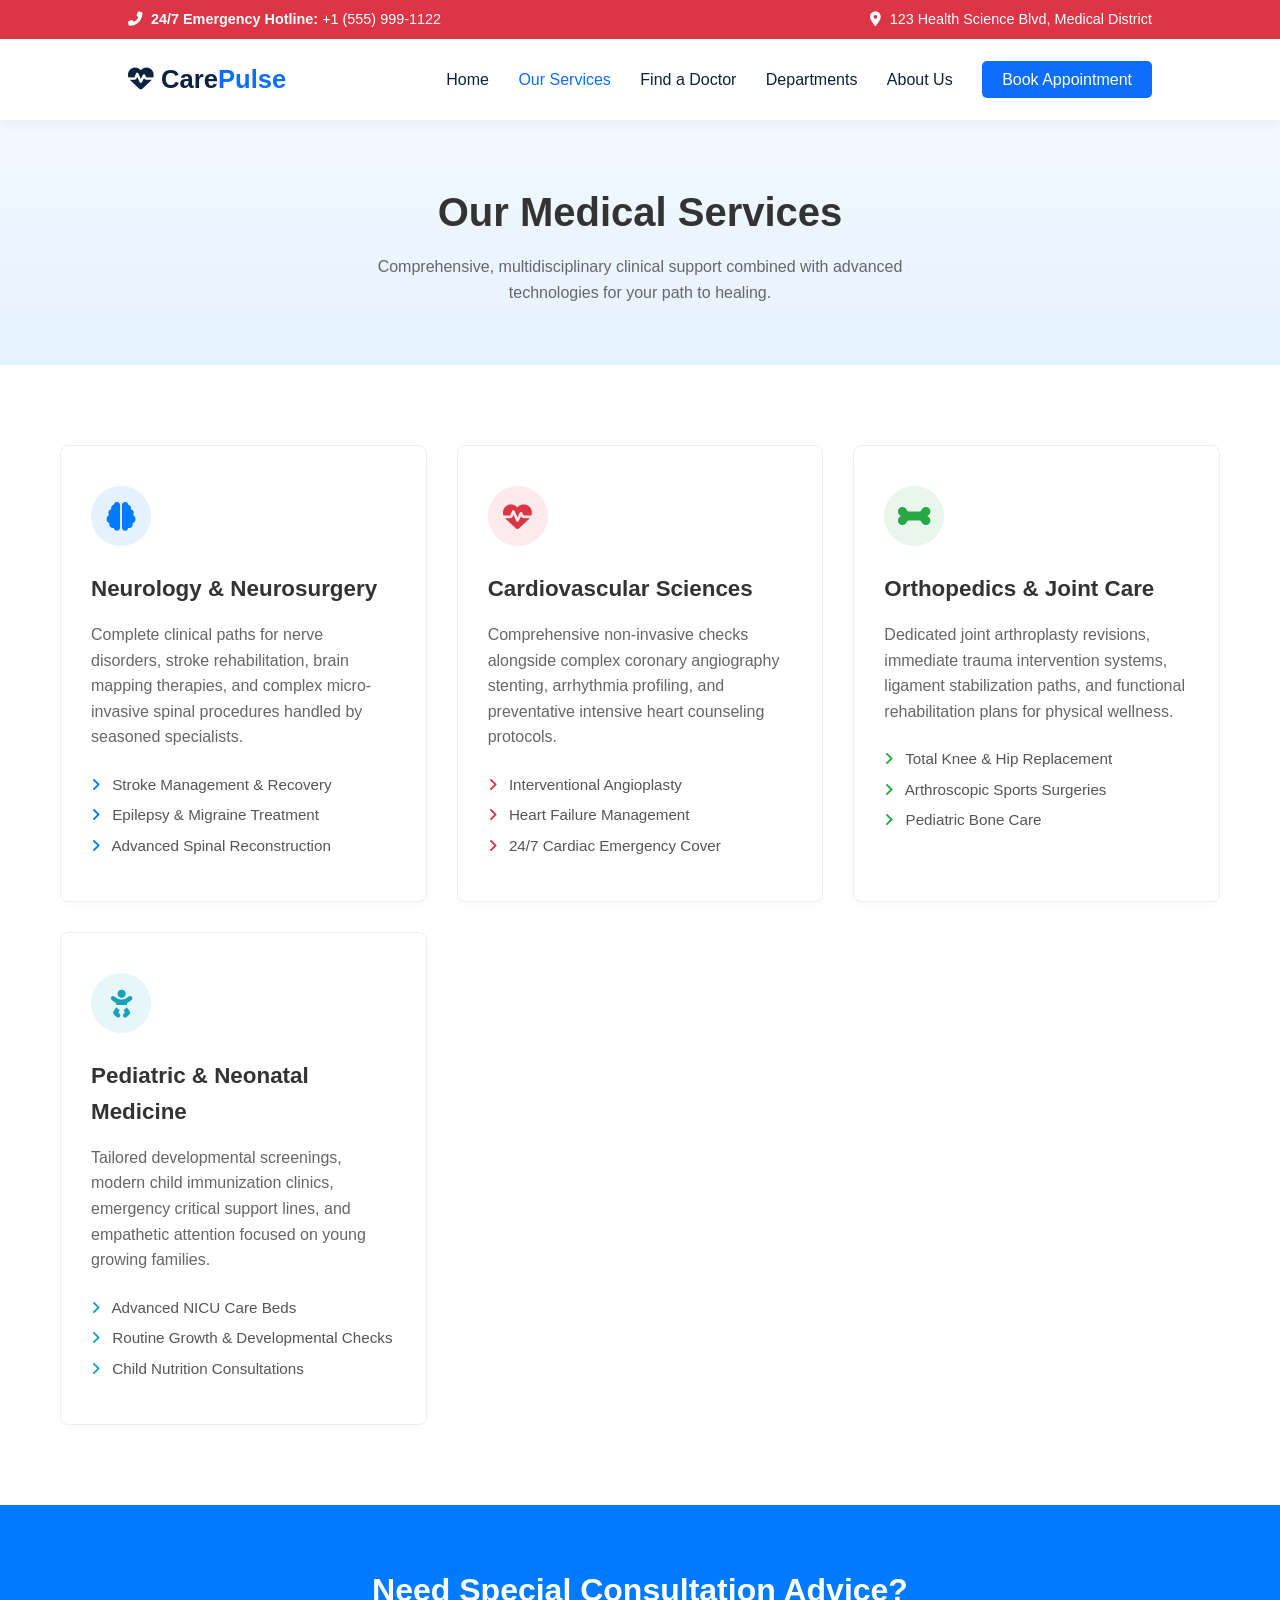
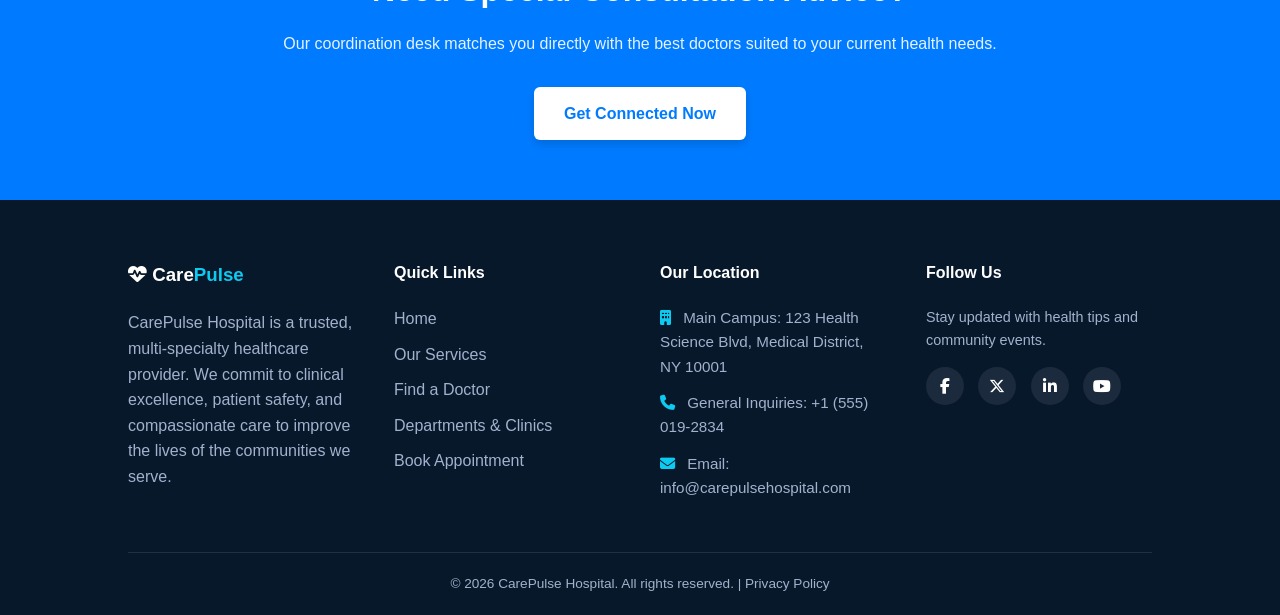
<file: project/services.html>
<!DOCTYPE html>
<html lang="en">
<head>
    <meta charset="UTF-8">
    <meta name="viewport" content="width=device-width, initial-scale=1.0">
    <title>Our Services | CarePulse Hospital</title>
    <!-- External CSS -->
    <link rel="stylesheet" href="style.css">
    <!-- FontAwesome for Icons -->
    <link rel="stylesheet" href="https://cdnjs.cloudflare.com/ajax/libs/font-awesome/6.4.0/css/all.min.css">
</head>
<body>

    <!-- SECTION 1: TOP ANNOUNCEMENT / EMERGENCY BAR -->
    <div class="emergency-bar">
        <p><i class="fa-solid fa-phone-flip"></i> <strong>24/7 Emergency Hotline:</strong> +1 (555) 999-1122</p>
        <p><i class="fa-solid fa-location-dot"></i> 123 Health Science Blvd, Medical District</p>
    </div>

    <!-- SECTION 2: HEADER & NAVIGATION -->
    <header class="main-header">
        <div class="logo">
            <a href="index.html"><i class="fa-solid fa-heart-pulse"></i> Care<span>Pulse</span></a>
        </div>
        <nav class="navbar">
            <a href="index.html">Home</a>
            <a href="./services.html" class="active">Our Services</a>
            <a href="./find-doctor.html">Find a Doctor</a>
            <a href="./departments.html">Departments</a>
            <a href="./about.html">About Us</a>
            <a href="./appointment.html" class="btn-nav">Book Appointment</a>
        </nav>
    </header>

    <!-- SECTION 3: PAGE BANNER -->
    <section class="page-banner" style="background: linear-gradient(rgba(0, 123, 255, 0.05), rgba(0, 123, 255, 0.1)); padding: 60px 20px; text-align: center;">
        <div class="banner-content">
            <h1 style="font-size: 2.5rem; color: #333; margin-bottom: 10px;">Our Medical Services</h1>
            <p style="color: #666; max-width: 600px; margin: 0 auto;">Comprehensive, multidisciplinary clinical support combined with advanced technologies for your path to healing.</p>
        </div>
    </section>

    <!-- SECTION 4: EXPANDED SERVICES LISTING -->
    <section class="services-detailed" style="padding: 80px 20px; max-width: 1200px; margin: 0 auto;">
        <div style="display: grid; grid-template-columns: repeat(auto-fit, minmax(350px, 1fr)); gap: 30px;">
            
            <!-- Service 1: Neurology -->
            <div style="background: #fff; padding: 40px 30px; border-radius: 8px; border: 1px solid #eee; box-shadow: 0 4px 10px rgba(0,0,0,0.02); transition: transform 0.3s ease;">
                <div style="background: rgba(0, 123, 255, 0.1); width: 60px; height: 60px; border-radius: 50px; display: flex; align-items: center; justify-content: center; margin-bottom: 25px;">
                    <i class="fa-solid fa-brain" style="font-size: 1.8rem; color: #007bff;"></i>
                </div>
                <h3 style="font-size: 1.4rem; color: #333; margin-bottom: 15px;">Neurology & Neurosurgery</h3>
                <p style="color: #666; line-height: 1.6; margin-bottom: 20px;">Complete clinical paths for nerve disorders, stroke rehabilitation, brain mapping therapies, and complex micro-invasive spinal procedures handled by seasoned specialists.</p>
                <ul style="list-style: none; padding: 0; color: #555; font-size: 0.95rem; line-height: 2;">
                    <li><i class="fa-solid fa-angle-right" style="color: #007bff; margin-right: 8px;"></i> Stroke Management & Recovery</li>
                    <li><i class="fa-solid fa-angle-right" style="color: #007bff; margin-right: 8px;"></i> Epilepsy & Migraine Treatment</li>
                    <li><i class="fa-solid fa-angle-right" style="color: #007bff; margin-right: 8px;"></i> Advanced Spinal Reconstruction</li>
                </ul>
            </div>

            <!-- Service 2: Cardiology -->
            <div style="background: #fff; padding: 40px 30px; border-radius: 8px; border: 1px solid #eee; box-shadow: 0 4px 10px rgba(0,0,0,0.02); transition: transform 0.3s ease;">
                <div style="background: rgba(220, 53, 69, 0.1); width: 60px; height: 60px; border-radius: 50px; display: flex; align-items: center; justify-content: center; margin-bottom: 25px;">
                    <i class="fa-solid fa-heart-pulse" style="font-size: 1.8rem; color: #dc3545;"></i>
                </div>
                <h3 style="font-size: 1.4rem; color: #333; margin-bottom: 15px;">Cardiovascular Sciences</h3>
                <p style="color: #666; line-height: 1.6; margin-bottom: 20px;">Comprehensive non-invasive checks alongside complex coronary angiography stenting, arrhythmia profiling, and preventative intensive heart counseling protocols.</p>
                <ul style="list-style: none; padding: 0; color: #555; font-size: 0.95rem; line-height: 2;">
                    <li><i class="fa-solid fa-angle-right" style="color: #dc3545; margin-right: 8px;"></i> Interventional Angioplasty</li>
                    <li><i class="fa-solid fa-angle-right" style="color: #dc3545; margin-right: 8px;"></i> Heart Failure Management</li>
                    <li><i class="fa-solid fa-angle-right" style="color: #dc3545; margin-right: 8px;"></i> 24/7 Cardiac Emergency Cover</li>
                </ul>
            </div>

            <!-- Service 3: Orthopedics -->
            <div style="background: #fff; padding: 40px 30px; border-radius: 8px; border: 1px solid #eee; box-shadow: 0 4px 10px rgba(0,0,0,0.02); transition: transform 0.3s ease;">
                <div style="background: rgba(40, 167, 69, 0.1); width: 60px; height: 60px; border-radius: 50px; display: flex; align-items: center; justify-content: center; margin-bottom: 25px;">
                    <i class="fa-solid fa-bone" style="font-size: 1.8rem; color: #28a745;"></i>
                </div>
                <h3 style="font-size: 1.4rem; color: #333; margin-bottom: 15px;">Orthopedics & Joint Care</h3>
                <p style="color: #666; line-height: 1.6; margin-bottom: 20px;">Dedicated joint arthroplasty revisions, immediate trauma intervention systems, ligament stabilization paths, and functional rehabilitation plans for physical wellness.</p>
                <ul style="list-style: none; padding: 0; color: #555; font-size: 0.95rem; line-height: 2;">
                    <li><i class="fa-solid fa-angle-right" style="color: #28a745; margin-right: 8px;"></i> Total Knee & Hip Replacement</li>
                    <li><i class="fa-solid fa-angle-right" style="color: #28a745; margin-right: 8px;"></i> Arthroscopic Sports Surgeries</li>
                    <li><i class="fa-solid fa-angle-right" style="color: #28a745; margin-right: 8px;"></i> Pediatric Bone Care</li>
                </ul>
            </div>

            <!-- Service 4: Pediatrics -->
            <div style="background: #fff; padding: 40px 30px; border-radius: 8px; border: 1px solid #eee; box-shadow: 0 4px 10px rgba(0,0,0,0.02); transition: transform 0.3s ease;">
                <div style="background: rgba(23, 162, 184, 0.1); width: 60px; height: 60px; border-radius: 50px; display: flex; align-items: center; justify-content: center; margin-bottom: 25px;">
                    <i class="fa-solid fa-baby" style="font-size: 1.8rem; color: #17a2b8;"></i>
                </div>
                <h3 style="font-size: 1.4rem; color: #333; margin-bottom: 15px;">Pediatric & Neonatal Medicine</h3>
                <p style="color: #666; line-height: 1.6; margin-bottom: 20px;">Tailored developmental screenings, modern child immunization clinics, emergency critical support lines, and empathetic attention focused on young growing families.</p>
                <ul style="list-style: none; padding: 0; color: #555; font-size: 0.95rem; line-height: 2;">
                    <li><i class="fa-solid fa-angle-right" style="color: #17a2b8; margin-right: 8px;"></i> Advanced NICU Care Beds</li>
                    <li><i class="fa-solid fa-angle-right" style="color: #17a2b8; margin-right: 8px;"></i> Routine Growth & Developmental Checks</li>
                    <li><i class="fa-solid fa-angle-right" style="color: #17a2b8; margin-right: 8px;"></i> Child Nutrition Consultations</li>
                </ul>
            </div>

        </div>
    </section>

    <!-- SECTION 5: CALL TO ACTION BLOCK -->
    <section class="cta-banner" style="background: #007bff; color: #fff; padding: 60px 20px; text-align: center;">
        <div style="max-width: 800px; margin: 0 auto;">
            <h2 style="font-size: 2rem; margin-bottom: 15px;">Need Special Consultation Advice?</h2>
            <p style="margin-bottom: 30px; opacity: 0.9; line-height: 1.6;">Our coordination desk matches you directly with the best doctors suited to your current health needs.</p>
            <a href="./appointment.html" style="background: #fff; color: #007bff; padding: 14px 30px; border-radius: 6px; text-decoration: none; font-weight: 600; font-size: 1rem; display: inline-block; box-shadow: 0 4px 10px rgba(0,0,0,0.15);">Get Connected Now</a>
        </div>
    </section>

    <!-- SECTION 6: FOOTER -->
    <footer class="main-footer">
        <div class="footer-container">
            <!-- Col 1: Description -->
            <div class="footer-col footer-about">
                <h3><i class="fa-solid fa-heart-pulse"></i> Care<span>Pulse</span></h3>
                <p>CarePulse Hospital is a trusted, multi-specialty healthcare provider. We commit to clinical excellence, patient safety, and compassionate care to improve the lives of the communities we serve.</p>
            </div>
            
            <!-- Col 2: Quick Links -->
            <div class="footer-col footer-links">
                <h4>Quick Links</h4>
                <ul>
                    <li><a href="index.html#home">Home</a></li>
                    <li><a href="index.html#services">Our Services</a></li>
                    <li><a href="./find-doctor.html">Find a Doctor</a></li>
                    <li><a href="./departments.html">Departments & Clinics</a></li>
                    <li><a href="./appointment.html">Book Appointment</a></li>
                </ul>
            </div>
            
            <!-- Col 3: Address & Contact Details -->
            <div class="footer-col footer-contact">
                <h4>Our Location</h4>
                <p><i class="fa-solid fa-building"></i> Main Campus: 123 Health Science Blvd, Medical District, NY 10001</p>
                <p><i class="fa-solid fa-phone"></i> General Inquiries: +1 (555) 019-2834</p>
                <p><i class="fa-solid fa-envelope"></i> Email: info@carepulsehospital.com</p>
            </div>
            
            <!-- Col 4: Social Media Links -->
            <div class="footer-col footer-socials">
                <h4>Follow Us</h4>
                <p>Stay updated with health tips and community events.</p>
                <div class="social-icons">
                    <a href="#" aria-label="Facebook"><i class="fa-brands fa-facebook-f"></i></a>
                    <a href="#" aria-label="Twitter"><i class="fa-brands fa-x-twitter"></i></a>
                    <a href="#" aria-label="LinkedIn"><i class="fa-brands fa-linkedin-in"></i></a>
                    <a href="#" aria-label="YouTube"><i class="fa-brands fa-youtube"></i></a>
                </div>
            </div>
        </div>
        <div class="footer-bottom">
            <p>&copy; 2026 CarePulse Hospital. All rights reserved. | Privacy Policy</p>
        </div>
    </footer>

</body>
</html>
</file>
<file: project/style.css>
/* --- GLOBAL STYLES & RESET --- */
* {
    margin: 0;
    padding: 0;
    box-sizing: border-box;
    font-family: 'Segoe UI', Tahoma, Geneva, Verdana, sans-serif;
    scroll-behavior: smooth;
}

:root {
    --primary-color: #0d6efd;
    --secondary-color: #0dcaf0;
    --dark-blue: #0a2240;
    --light-bg: #f8f9fa;
    --text-muted: #6c757d;
    --text-main: #333333;
}

body {
    color: var(--text-main);
    line-height: 1.6;
}

a {
    text-decoration: none;
    transition: all 0.3s ease;
}

/* --- SECTION 1: EMERGENCY BAR --- */
.emergency-bar {
    background-color: #dc3545;
    color: #ffffff;
    display: flex;
    justify-content: space-between;
    align-items: center;
    padding: 8px 10%;
    font-size: 0.9rem;
}
.emergency-bar i {
    margin-right: 5px;
}

/* --- SECTION 2: HEADER & NAVIGATION --- */
.main-header {
    background-color: #ffffff;
    display: flex;
    justify-content: space-between;
    align-items: center;
    padding: 20px 10%;
    box-shadow: 0 4px 12px rgba(0,0,0,0.05);
    position: sticky;
    top: 0;
    z-index: 1000;
}
.logo a {
    font-size: 1.6rem;
    font-weight: 700;
    color: var(--dark-blue);
}
.logo span {
    color: var(--primary-color);
}
.navbar a {
    color: var(--dark-blue);
    font-weight: 500;
    margin-left: 25px;
}
.navbar a:hover, .navbar a.active {
    color: var(--primary-color);
}
.navbar .btn-nav {
    background-color: var(--primary-color);
    color: white;
    padding: 10px 20px;
    border-radius: 5px;
}
.navbar .btn-nav:hover {
    background-color: var(--dark-blue);
    color: white;
}

/* --- SECTION 3: HERO SECTION --- */
.hero {
    background: linear-gradient(rgba(10, 34, 64, 0.7), rgba(10, 34, 64, 0.7)), url('https://images.unsplash.com/photo-1519494026892-80bbd2d6fd0d?auto=format&fit=crop&q=80&w=1200') no-repeat center center/cover;
    height: 80vh;
    display: flex;
    align-items: center;
    padding: 0 10%;
    color: white;
}
.hero-content {
    max-width: 600px;
}
.hero-content h1 {
    font-size: 3rem;
    line-height: 1.2;
    margin-bottom: 20px;
}
.hero-content span {
    color: var(--secondary-color);
}
.hero-content p {
    font-size: 1.1rem;
    margin-bottom: 30px;
    opacity: 0.9;
}
.hero-btns a {
    padding: 12px 28px;
    border-radius: 5px;
    font-weight: 600;
    margin-right: 15px;
}
.btn-primary {
    background-color: var(--primary-color);
    color: white;
}
.btn-primary:hover { background-color: #0b5ed7; }
.btn-secondary {
    background-color: transparent;
    color: white;
    border: 2px solid white;
}
.btn-secondary:hover { background-color: white; color: var(--dark-blue); }

/* --- SECTION 4: QUICK ACTIONS --- */
.quick-actions {
    display: flex;
    justify-content: center;
    gap: 30px;
    padding: 0 10%;
    margin-top: -50px;
    position: relative;
    z-index: 10;
}
.action-card {
    background-color: white;
    padding: 30px;
    border-radius: 8px;
    box-shadow: 0 10px 30px rgba(0,0,0,0.1);
    flex: 1;
    text-align: center;
    transition: transform 0.3s;
}
.action-card:hover { transform: translateY(-5px); }
.action-card i {
    font-size: 2.5rem;
    margin-bottom: 15px;
}
.color-1 i { color: #20c997; }
.color-2 i { color: #0d6efd; }
.color-3 i { color: #ffc107; }
.action-card h3 { margin-bottom: 10px; color: var(--dark-blue); }
.action-card p { color: var(--text-muted); font-size: 0.95rem; }

/* --- GLOBAL SECTION TITLE --- */
.section-title {
    text-align: center;
    margin-bottom: 50px;
}
.section-title h2 {
    font-size: 2.2rem;
    color: var(--dark-blue);
    margin-bottom: 10px;
}
.section-title p {
    color: var(--text-muted);
    max-width: 600px;
    margin: 0 auto;
}

/* --- SECTION 5: SERVICES --- */
.services {
    padding: 80px 10% 40px;
    background-color: var(--light-bg);
}
.services-grid {
    display: grid;
    grid-template-columns: repeat(auto-fit, minmax(220px, 1fr));
    gap: 25px;
}
.service-box {
    background: white;
    padding: 30px 20px;
    border-radius: 8px;
    text-align: center;
    border-bottom: 4px solid transparent;
    transition: all 0.3s;
}
.service-box:hover {
    border-bottom-color: var(--primary-color);
    box-shadow: 0 10px 20px rgba(0,0,0,0.05);
}
.service-box i {
    font-size: 2.5rem;
    color: var(--primary-color);
    margin-bottom: 15px;
}
.service-box h3 {
    color: var(--dark-blue);
    margin-bottom: 10px;
}
.service-box p {
    color: var(--text-muted);
    font-size: 0.9rem;
}

/* --- SECTION 6: STATS --- */
.stats {
    background-color: var(--dark-blue);
    color: white;
    padding: 60px 10%;
    display: flex;
    justify-content: space-around;
    text-align: center;
}
.stat-item h2 {
    font-size: 3rem;
    color: var(--secondary-color);
    margin-bottom: 5px;
}

/* --- SECTION 7: TESTIMONIALS --- */
.testimonials {
    padding: 80px 10%;
}
.testimonial-container {
    display: flex;
    gap: 30px;
    justify-content: center;
}
.testimonial-card {
    background: var(--light-bg);
    padding: 30px;
    border-radius: 8px;
    max-width: 500px;
}
.testimonial-card .quote {
    font-style: italic;
    color: #555;
    margin-bottom: 15px;
}
.testimonial-card h4 { color: var(--dark-blue); }
.testimonial-card span { font-size: 0.85rem; color: var(--primary-color); }

/* --- SECTION 8: APPOINTMENT SECTION --- */
.appointment-section {
    background: linear-gradient(rgba(13, 110, 253, 0.05), rgba(13, 110, 253, 0.05)), url('https://images.unsplash.com/photo-1576091160550-2173dba999ef?auto=format&fit=crop&q=80&w=1200') no-repeat center center/cover;
    padding: 80px 10%;
}
.appointment-wrapper {
    display: flex;
    align-items: center;
    gap: 50px;
    background: white;
    padding: 40px;
    border-radius: 12px;
    box-shadow: 0 15px 40px rgba(0,0,0,0.1);
}
.appointment-info, .appointment-form { flex: 1; }
.appointment-info h2 { color: var(--dark-blue); margin-bottom: 15px; }
.appointment-info ul { list-style: none; margin-top: 20px; }
.appointment-info ul li { margin-bottom: 10px; font-weight: 500; }
.appointment-info i { color: #20c997; margin-right: 10px; }

.appointment-form h3 { margin-bottom: 20px; color: var(--dark-blue); }
.form-group { margin-bottom: 15px; }
.form-group input, .form-row input, .form-row select {
    width: 100%;
    padding: 12px;
    border: 1px solid #ced4da;
    border-radius: 5px;
    outline: none;
}
.form-row {
    display: flex;
    gap: 15px;
    margin-bottom: 15px;
}
.btn-submit {
    width: 100%;
    background-color: var(--primary-color);
    color: white;
    border: none;
    padding: 14px;
    font-weight: 600;
    border-radius: 5px;
    cursor: pointer;
    transition: background 0.3s;
}
.btn-submit:hover { background-color: var(--dark-blue); }

/* --- SECTION 9: COMPULSORY COMPREHENSIVE FOOTER --- */
.main-footer {
    background-color: #08182b;
    color: #a3b1cc;
    padding: 60px 10% 20px;
}
.footer-container {
    display: grid;
    grid-template-columns: repeat(auto-fit, minmax(220px, 1fr));
    gap: 40px;
    margin-bottom: 40px;
}
.footer-col h3, .footer-col h4 {
    color: white;
    margin-bottom: 20px;
}
.footer-about span { color: var(--secondary-color); }
.footer-links ul { list-style: none; }
.footer-links ul li { margin-bottom: 10px; }
.footer-links ul li a { color: #a3b1cc; }
.footer-links ul li a:hover { color: white; padding-left: 5px; }

.footer-contact p { margin-bottom: 12px; font-size: 0.95rem; }
.footer-contact i { color: var(--secondary-color); margin-right: 8px; }

.footer-socials p { margin-bottom: 15px; font-size: 0.9rem; }
.social-icons a {
    display: inline-flex;
    justify-content: center;
    align-items: center;
    width: 38px;
    height: 38px;
    background-color: rgba(255,255,255,0.08);
    color: white;
    border-radius: 50%;
    margin-right: 10px;
}
.social-icons a:hover {
    background-color: var(--primary-color);
    transform: scale(1.1);
}

.footer-bottom {
    text-align: center;
    border-top: 1px solid rgba(255,255,255,0.1);
    padding-top: 20px;
    font-size: 0.85rem;
}

/* --- RESPONSIVE ADJUSTMENTS --- */
@media (max-width: 992px) {
    .main-header { padding: 20px 5%; }
    .hero { padding: 0 5%; }
    .quick-actions { flex-direction: column; padding: 0 5%; }
    .appointment-wrapper { flex-direction: column; }
    .testimonial-container { flex-direction: column; }
}
</file>
